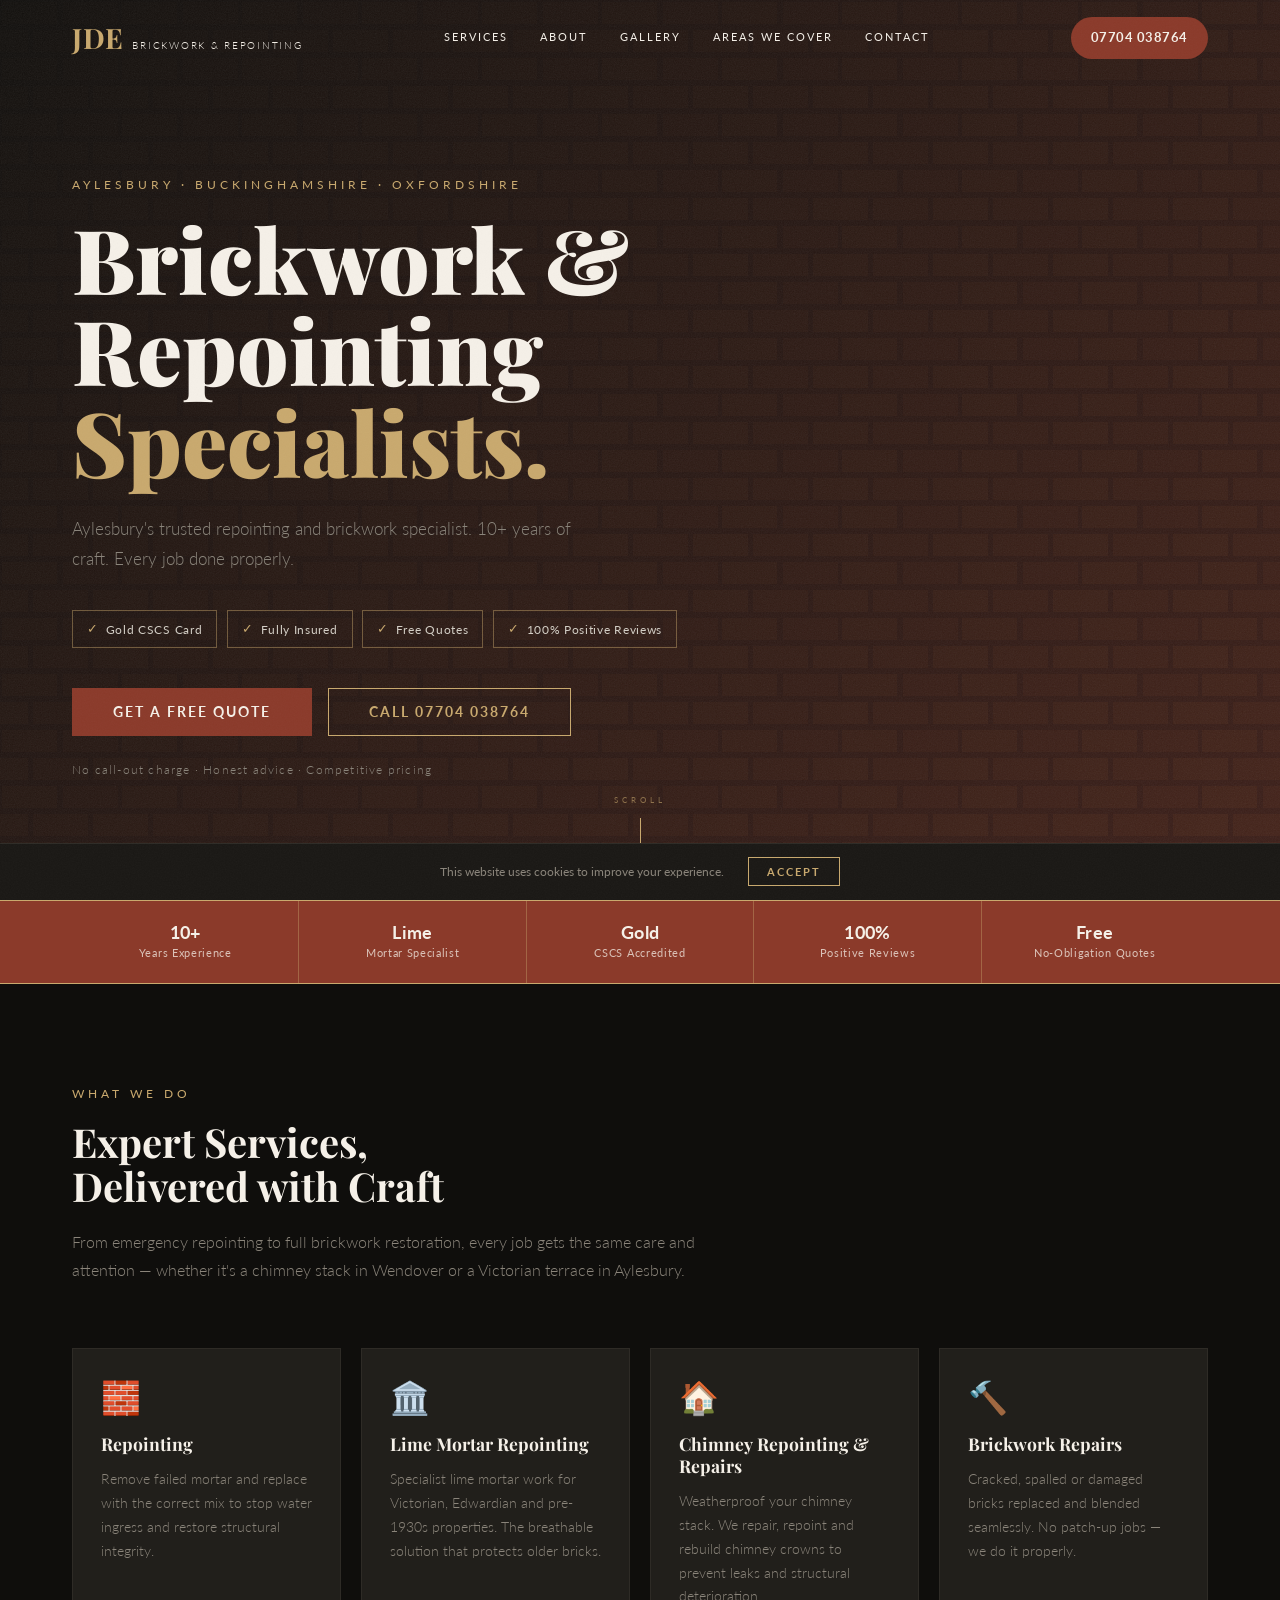
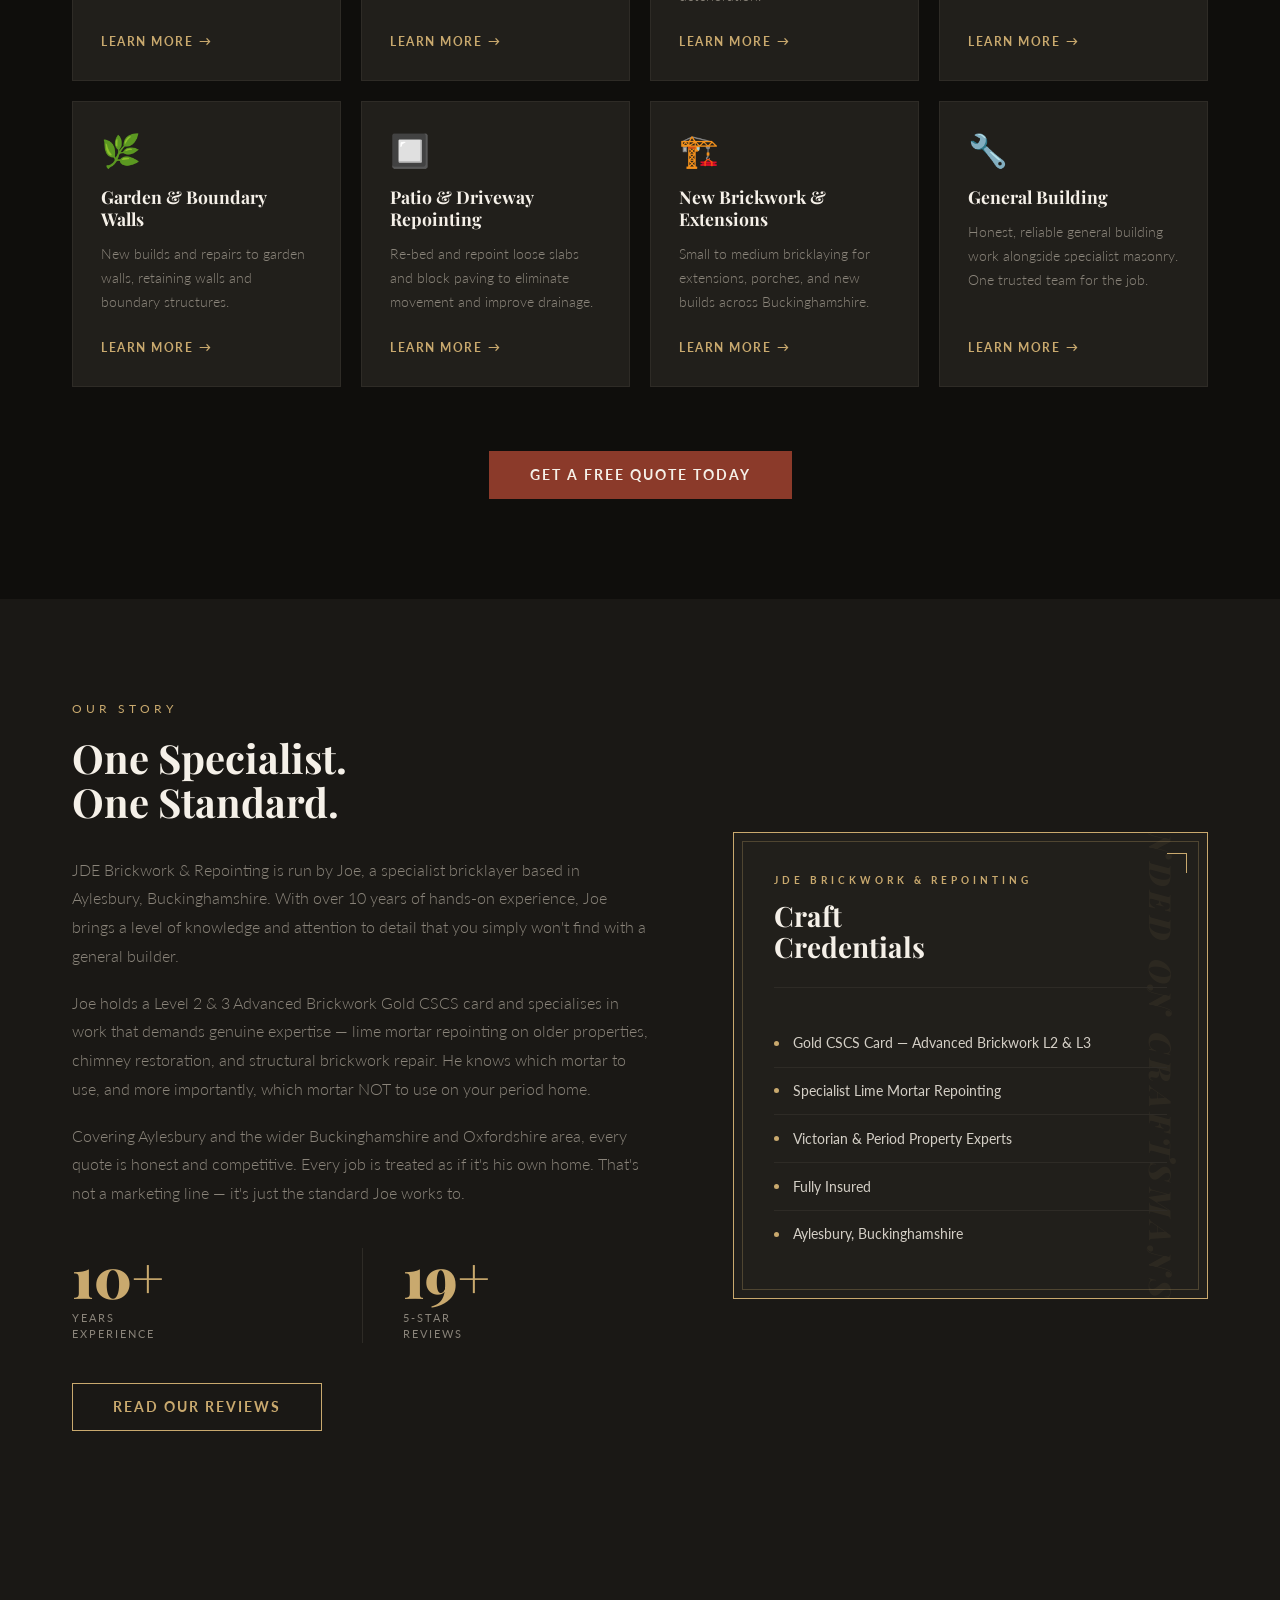
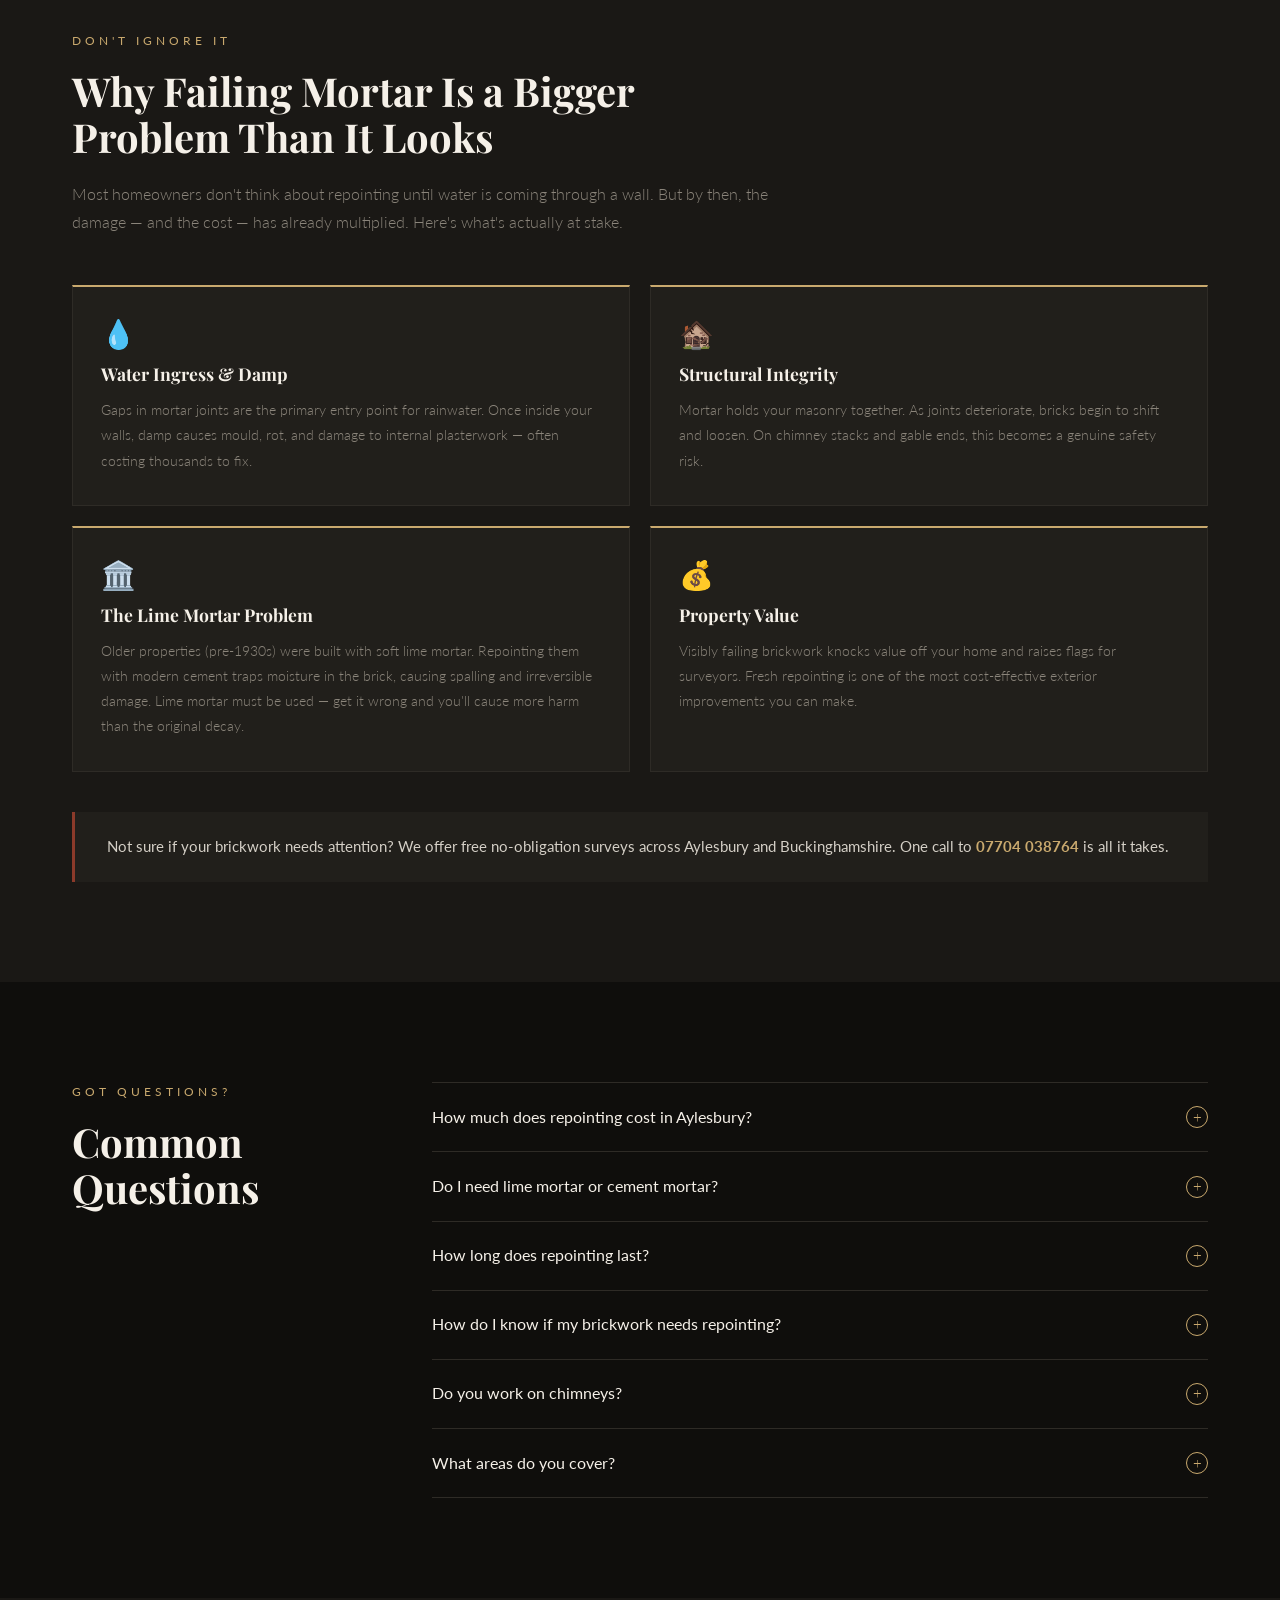
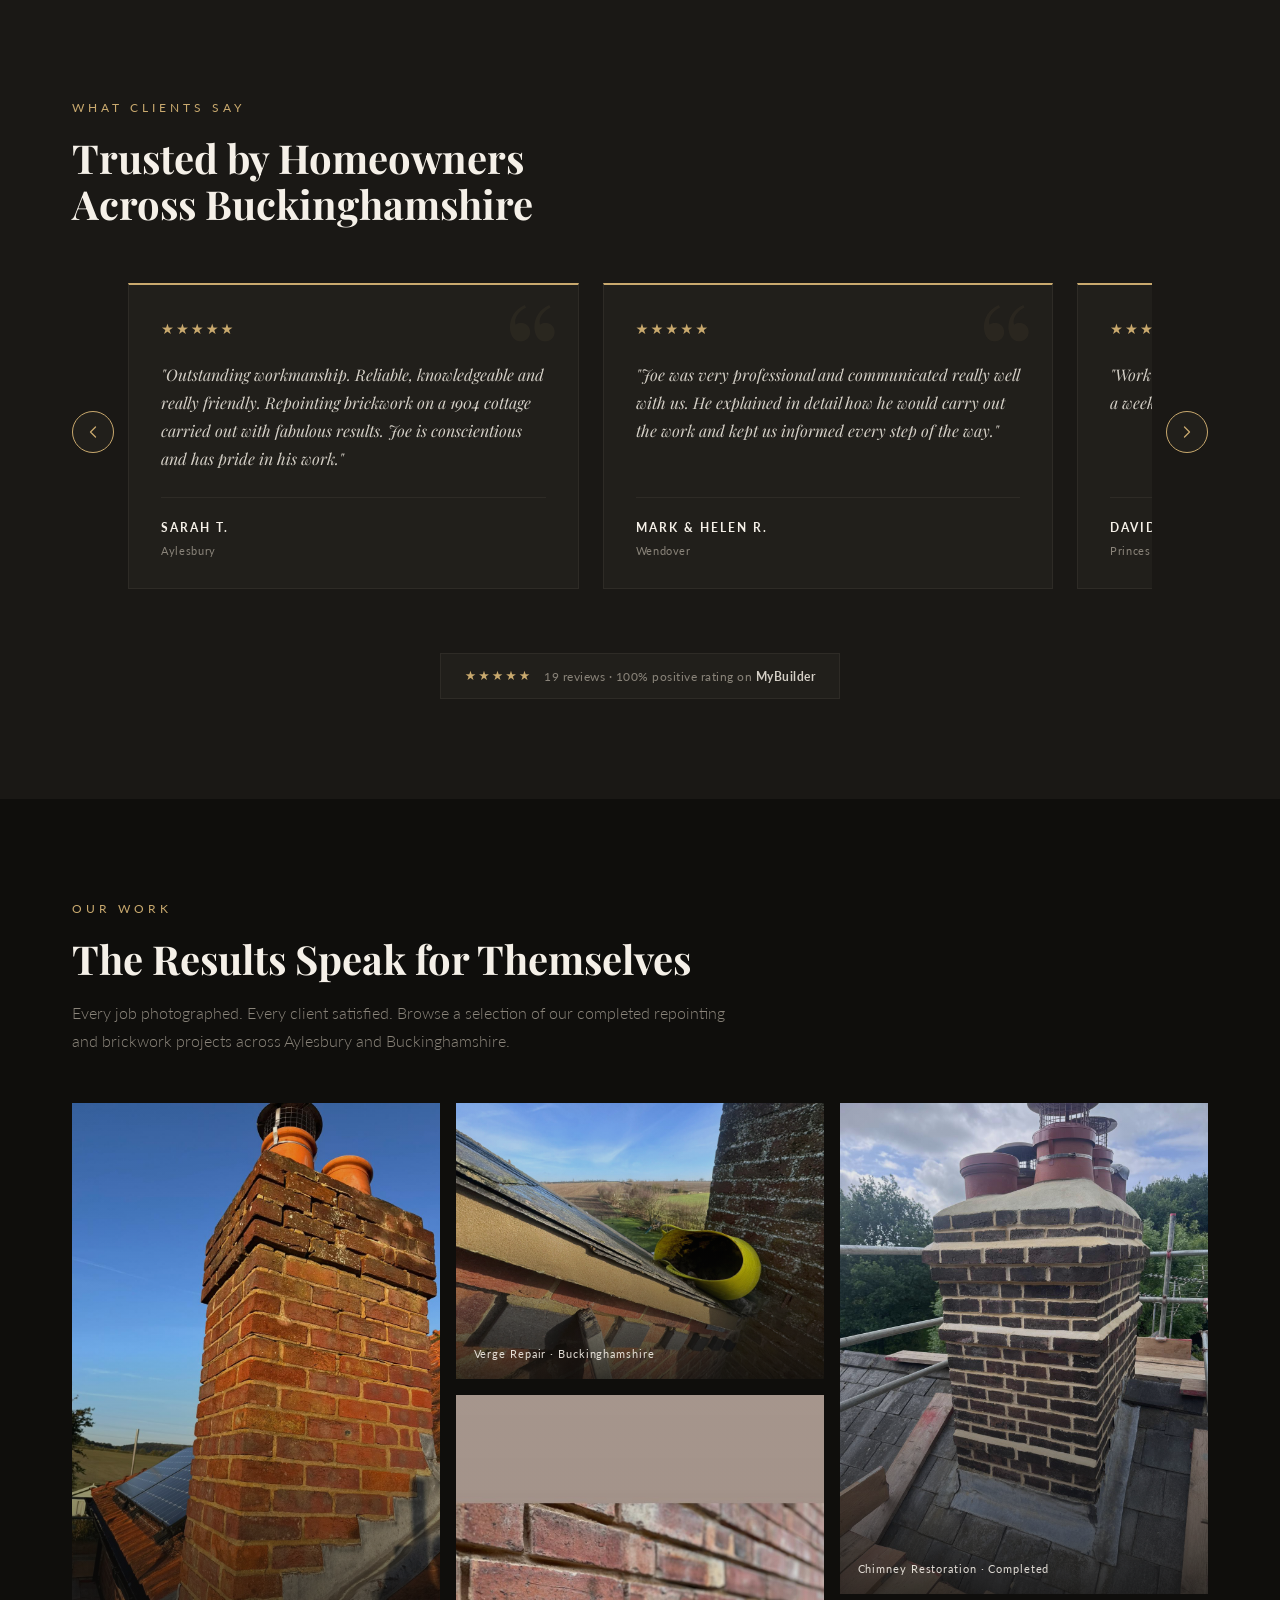
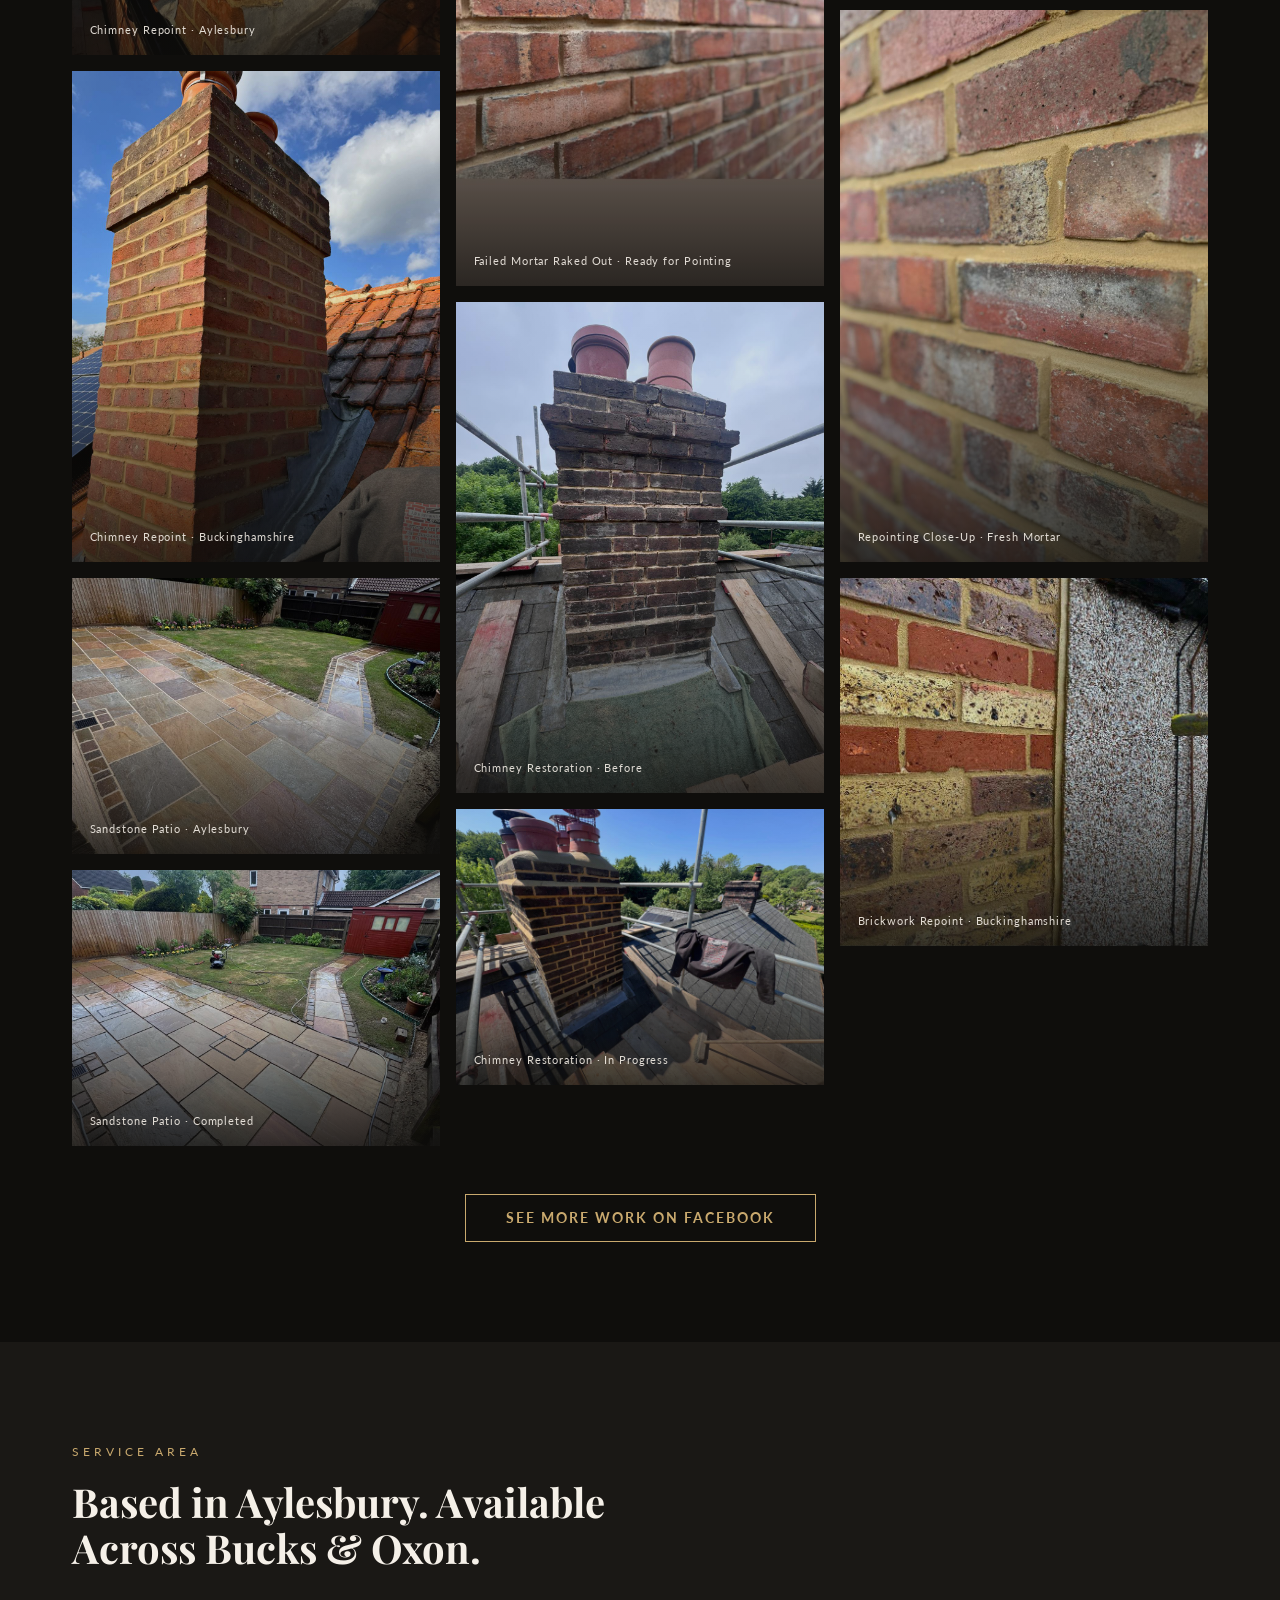
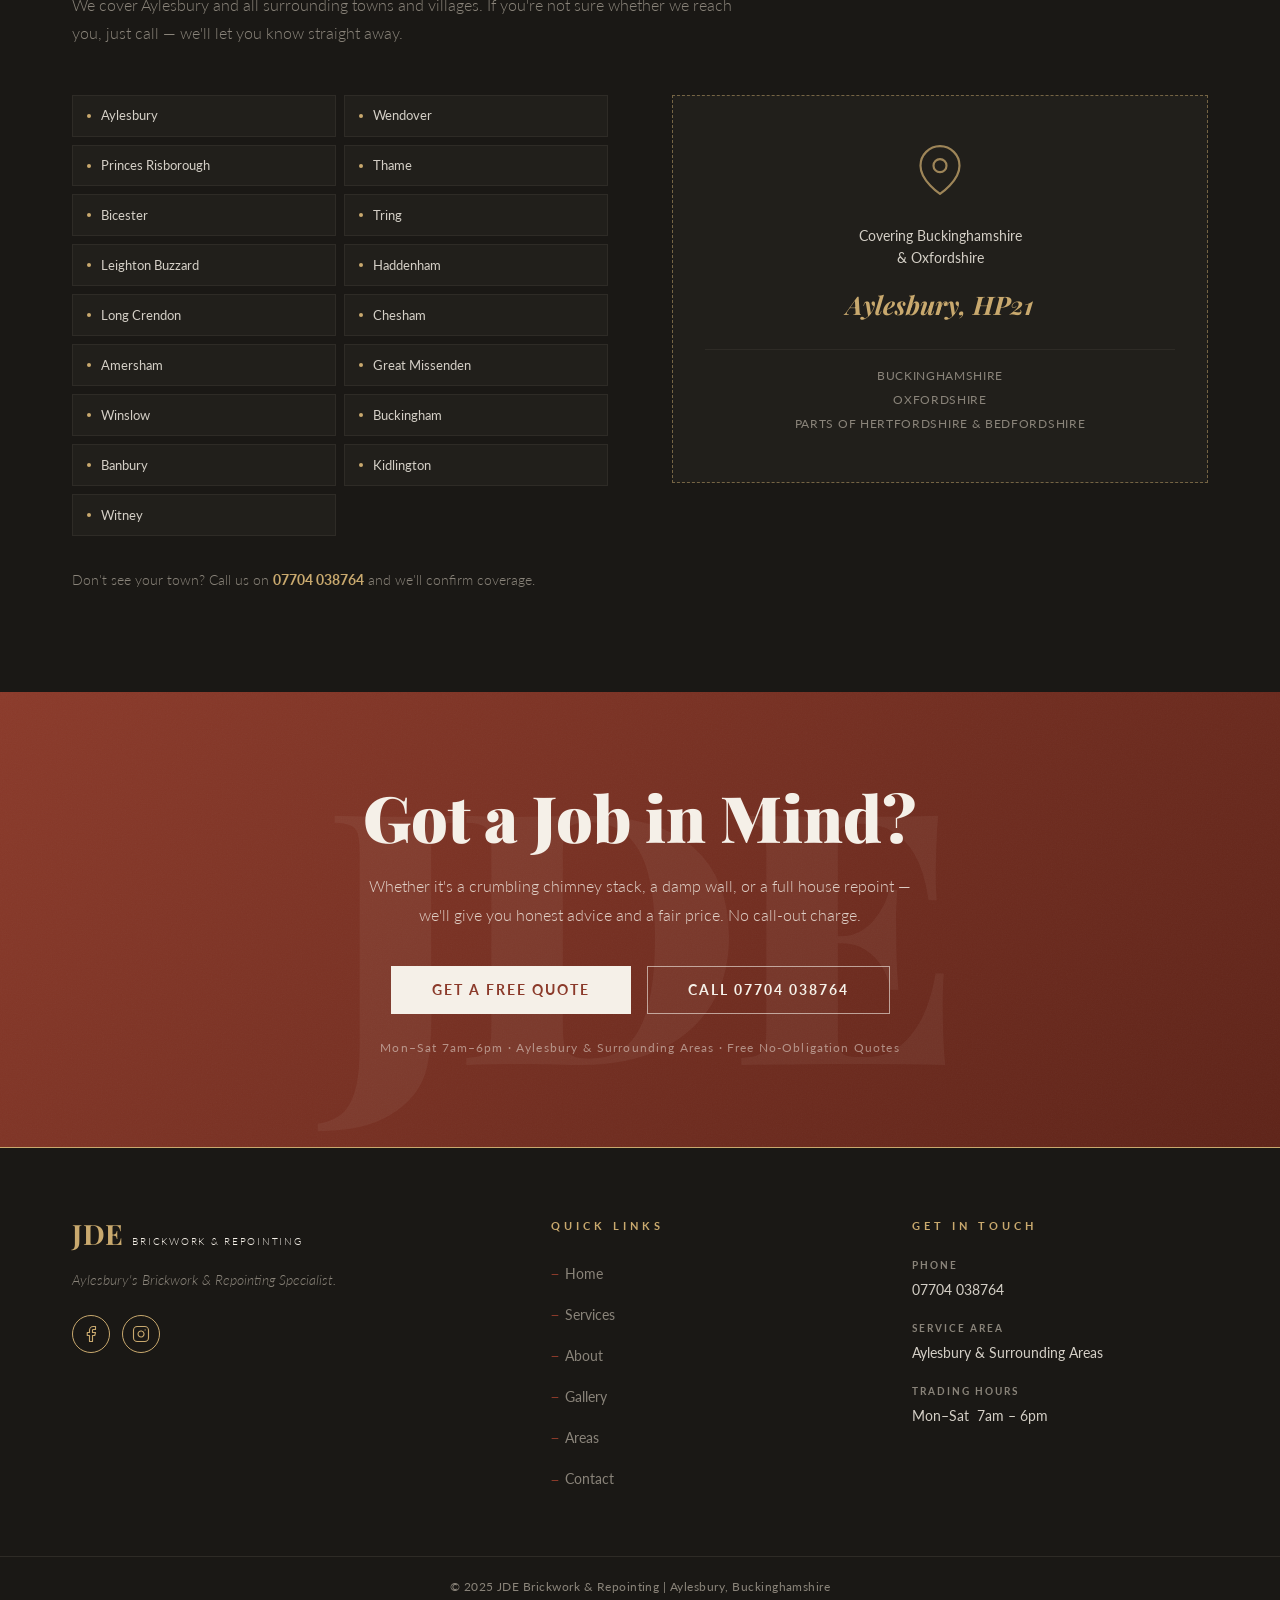
<file: index.html>
<!DOCTYPE html>
<html lang="en">
<head>
  <meta charset="UTF-8">
  <meta name="viewport" content="width=device-width, initial-scale=1.0">

  <title>Repointing &amp; Brickwork Specialists in Aylesbury | JDE Brickwork</title>
  <meta name="description" content="JDE Brickwork &amp; Repointing — Aylesbury's specialist bricklayer with 10+ years experience. Gold CSCS accredited. Free quotes across Buckinghamshire &amp; Oxfordshire. Call 07704 038764.">
  <meta name="keywords" content="repointing Aylesbury, brickwork Aylesbury, chimney repointing Buckinghamshire, lime mortar repointing, bricklayers Aylesbury">
  <meta name="robots" content="index, follow">
  <meta name="author" content="JDE Brickwork &amp; Repointing">

  <!-- Canonical -->
  <link rel="canonical" href="https://www.jdebrickwork.co.uk/">

  <!-- Open Graph -->
  <meta property="og:type" content="website">
  <meta property="og:url" content="https://www.jdebrickwork.co.uk/">
  <meta property="og:title" content="Repointing &amp; Brickwork Specialists in Aylesbury | JDE Brickwork">
  <meta property="og:description" content="JDE Brickwork &amp; Repointing — Aylesbury's specialist bricklayer with 10+ years experience. Gold CSCS accredited. Free quotes across Buckinghamshire &amp; Oxfordshire. Call 07704 038764.">
  <meta property="og:site_name" content="JDE Brickwork &amp; Repointing">
  <meta property="og:locale" content="en_GB">

  <!-- Fonts -->
  <link rel="preconnect" href="https://fonts.googleapis.com">
  <link rel="preconnect" href="https://fonts.gstatic.com" crossorigin>
  <link href="https://fonts.googleapis.com/css2?family=Playfair+Display:wght@400;700;900&family=Lato:wght@300;400;700&display=swap" rel="stylesheet">

  <link rel="stylesheet" href="css/styles.css">
  <link rel="stylesheet" href="css/components.css">
</head>
<body>

  <!-- ===================== NAVIGATION ===================== -->
  <header class="site-nav" id="site-nav">
    <div class="container nav-inner">

      <a href="/" class="nav-logo" aria-label="JDE Brickwork & Repointing — Home">
        <span class="nav-logo__jde">JDE</span>
        <span class="nav-logo__sub">Brickwork &amp; Repointing</span>
      </a>

      <nav class="nav-links" aria-label="Main navigation">
        <a href="#services">Services</a>
        <a href="#about">About</a>
        <a href="#gallery">Gallery</a>
        <a href="#areas">Areas We Cover</a>
        <a href="#contact">Contact</a>
      </nav>

      <a href="tel:07704038764" class="nav-phone">07704 038764</a>

      <button
        class="nav-hamburger"
        id="nav-hamburger"
        aria-label="Toggle menu"
        aria-expanded="false"
        aria-controls="nav-overlay"
      >
        <span></span>
        <span></span>
        <span></span>
      </button>

    </div>
  </header>

  <!-- Mobile full-screen overlay -->
  <div class="nav-overlay" id="nav-overlay" aria-hidden="true">
    <nav class="nav-overlay__links" aria-label="Mobile navigation">
      <a href="#services">Services</a>
      <a href="#about">About</a>
      <a href="#gallery">Gallery</a>
      <a href="#areas">Areas We Cover</a>
      <a href="#contact">Contact</a>
    </nav>
    <a href="tel:07704038764" class="nav-overlay__phone">07704 038764</a>
  </div>

  <!-- ===================== MAIN CONTENT ===================== -->
  <main id="main-content">

    <!-- ===================== HERO ===================== -->
    <section class="hero" id="hero" aria-label="Introduction">

      <div class="hero__grain" aria-hidden="true"></div>

      <div class="container hero__inner">

        <span class="section-label hero__label">Aylesbury &middot; Buckinghamshire &middot; Oxfordshire</span>

        <h1 class="hero__heading">
          <span class="hero__line">Brickwork &amp;</span>
          <span class="hero__line">Repointing</span>
          <span class="hero__line hero__line--gold">Specialists.</span>
        </h1>

        <p class="hero__sub">Aylesbury's trusted repointing and brickwork specialist. 10+ years of craft. Every job done properly.</p>

        <div class="hero__pills" role="list">
          <span class="hero__pill" role="listitem"><span class="hero__check" aria-hidden="true">&#10003;</span> Gold CSCS Card</span>
          <span class="hero__pill" role="listitem"><span class="hero__check" aria-hidden="true">&#10003;</span> Fully Insured</span>
          <span class="hero__pill" role="listitem"><span class="hero__check" aria-hidden="true">&#10003;</span> Free Quotes</span>
          <span class="hero__pill" role="listitem"><span class="hero__check" aria-hidden="true">&#10003;</span> 100% Positive Reviews</span>
        </div>

        <div class="hero__ctas">
          <a href="#contact" class="btn-primary">Get a Free Quote</a>
          <a href="tel:07704038764" class="btn-outline">Call 07704 038764</a>
        </div>

        <p class="hero__small">No call-out charge &middot; Honest advice &middot; Competitive pricing</p>

      </div>

      <div class="hero__scroll-indicator" aria-hidden="true">
        <span class="hero__scroll-label">Scroll</span>
        <div class="hero__scroll-track">
          <div class="hero__scroll-bar"></div>
        </div>
      </div>

    </section>

    <!-- ===================== TRUST BAR ===================== -->
    <div class="trust-bar" aria-label="Trust indicators">
      <div class="trust-bar__inner">

        <div class="trust-bar__item">
          <span class="trust-bar__highlight">10+</span>
          <span class="trust-bar__label">Years Experience</span>
        </div>

        <div class="trust-bar__divider" aria-hidden="true"></div>

        <div class="trust-bar__item">
          <span class="trust-bar__highlight">Lime</span>
          <span class="trust-bar__label">Mortar Specialist</span>
        </div>

        <div class="trust-bar__divider" aria-hidden="true"></div>

        <div class="trust-bar__item">
          <span class="trust-bar__highlight">Gold</span>
          <span class="trust-bar__label">CSCS Accredited</span>
        </div>

        <div class="trust-bar__divider" aria-hidden="true"></div>

        <div class="trust-bar__item">
          <span class="trust-bar__highlight">100%</span>
          <span class="trust-bar__label">Positive Reviews</span>
        </div>

        <div class="trust-bar__divider" aria-hidden="true"></div>

        <div class="trust-bar__item">
          <span class="trust-bar__highlight">Free</span>
          <span class="trust-bar__label">No-Obligation Quotes</span>
        </div>

      </div>
    </div>

    <!-- ===================== SERVICES ===================== -->
    <section class="services section-padding" id="services" aria-labelledby="services-heading">
      <div class="container">

        <div class="services__header">
          <span class="section-label">What We Do</span>
          <h2 id="services-heading">Expert Services,<br>Delivered with Craft</h2>
          <p class="services__intro">From emergency repointing to full brickwork restoration, every job gets the same care and attention — whether it's a chimney stack in Wendover or a Victorian terrace in Aylesbury.</p>
        </div>

        <div class="services__grid">

          <article class="service-card">
            <span class="service-card__icon" aria-hidden="true">🧱</span>
            <h3 class="service-card__title">Repointing</h3>
            <p class="service-card__desc">Remove failed mortar and replace with the correct mix to stop water ingress and restore structural integrity.</p>
            <a href="#contact" class="service-card__link">Learn More <span aria-hidden="true">→</span></a>
          </article>

          <article class="service-card">
            <span class="service-card__icon" aria-hidden="true">🏛️</span>
            <h3 class="service-card__title">Lime Mortar Repointing</h3>
            <p class="service-card__desc">Specialist lime mortar work for Victorian, Edwardian and pre-1930s properties. The breathable solution that protects older bricks.</p>
            <a href="#contact" class="service-card__link">Learn More <span aria-hidden="true">→</span></a>
          </article>

          <article class="service-card">
            <span class="service-card__icon" aria-hidden="true">🏠</span>
            <h3 class="service-card__title">Chimney Repointing &amp; Repairs</h3>
            <p class="service-card__desc">Weatherproof your chimney stack. We repair, repoint and rebuild chimney crowns to prevent leaks and structural deterioration.</p>
            <a href="#contact" class="service-card__link">Learn More <span aria-hidden="true">→</span></a>
          </article>

          <article class="service-card">
            <span class="service-card__icon" aria-hidden="true">🔨</span>
            <h3 class="service-card__title">Brickwork Repairs</h3>
            <p class="service-card__desc">Cracked, spalled or damaged bricks replaced and blended seamlessly. No patch-up jobs — we do it properly.</p>
            <a href="#contact" class="service-card__link">Learn More <span aria-hidden="true">→</span></a>
          </article>

          <article class="service-card">
            <span class="service-card__icon" aria-hidden="true">🌿</span>
            <h3 class="service-card__title">Garden &amp; Boundary Walls</h3>
            <p class="service-card__desc">New builds and repairs to garden walls, retaining walls and boundary structures.</p>
            <a href="#contact" class="service-card__link">Learn More <span aria-hidden="true">→</span></a>
          </article>

          <article class="service-card">
            <span class="service-card__icon" aria-hidden="true">🔲</span>
            <h3 class="service-card__title">Patio &amp; Driveway Repointing</h3>
            <p class="service-card__desc">Re-bed and repoint loose slabs and block paving to eliminate movement and improve drainage.</p>
            <a href="#contact" class="service-card__link">Learn More <span aria-hidden="true">→</span></a>
          </article>

          <article class="service-card">
            <span class="service-card__icon" aria-hidden="true">🏗️</span>
            <h3 class="service-card__title">New Brickwork &amp; Extensions</h3>
            <p class="service-card__desc">Small to medium bricklaying for extensions, porches, and new builds across Buckinghamshire.</p>
            <a href="#contact" class="service-card__link">Learn More <span aria-hidden="true">→</span></a>
          </article>

          <article class="service-card">
            <span class="service-card__icon" aria-hidden="true">🔧</span>
            <h3 class="service-card__title">General Building</h3>
            <p class="service-card__desc">Honest, reliable general building work alongside specialist masonry. One trusted team for the job.</p>
            <a href="#contact" class="service-card__link">Learn More <span aria-hidden="true">→</span></a>
          </article>

        </div>

        <div class="services__cta">
          <a href="#contact" class="btn-primary">Get a Free Quote Today</a>
        </div>

      </div>
    </section>

    <!-- ===================== ABOUT ===================== -->
    <section class="about section-padding" id="about" aria-labelledby="about-heading">
      <div class="container about__grid">

        <!-- Left: Text -->
        <div class="about__text">
          <span class="section-label">Our Story</span>
          <h2 id="about-heading">One Specialist.<br>One Standard.</h2>

          <div class="about__copy">
            <p>JDE Brickwork &amp; Repointing is run by Joe, a specialist bricklayer based in Aylesbury, Buckinghamshire. With over 10 years of hands-on experience, Joe brings a level of knowledge and attention to detail that you simply won't find with a general builder.</p>
            <p>Joe holds a Level 2 &amp; 3 Advanced Brickwork Gold CSCS card and specialises in work that demands genuine expertise — lime mortar repointing on older properties, chimney restoration, and structural brickwork repair. He knows which mortar to use, and more importantly, which mortar NOT to use on your period home.</p>
            <p>Covering Aylesbury and the wider Buckinghamshire and Oxfordshire area, every quote is honest and competitive. Every job is treated as if it's his own home. That's not a marketing line — it's just the standard Joe works to.</p>
          </div>

          <div class="about__stats" role="list">
            <div class="about__stat" role="listitem">
              <span class="about__stat-number">10+</span>
              <span class="about__stat-label">Years<br>Experience</span>
            </div>
            <div class="about__stat" role="listitem">
              <span class="about__stat-number">19+</span>
              <span class="about__stat-label">5-Star<br>Reviews</span>
            </div>
          </div>

          <a href="#testimonials" class="btn-outline">Read Our Reviews</a>
        </div>

        <!-- Right: Credential card -->
        <div class="about__visual" aria-hidden="true">
          <div class="credential-card">

            <div class="credential-card__watermark">Founded on Craftsmanship</div>

            <div class="credential-card__body">
              <p class="credential-card__eyebrow">JDE Brickwork &amp; Repointing</p>
              <h3 class="credential-card__title">Craft<br>Credentials</h3>

              <ul class="credential-card__list">
                <li>
                  <span class="credential-card__dot"></span>
                  <span>Gold CSCS Card — Advanced Brickwork L2 &amp; L3</span>
                </li>
                <li>
                  <span class="credential-card__dot"></span>
                  <span>Specialist Lime Mortar Repointing</span>
                </li>
                <li>
                  <span class="credential-card__dot"></span>
                  <span>Victorian &amp; Period Property Experts</span>
                </li>
                <li>
                  <span class="credential-card__dot"></span>
                  <span>Fully Insured</span>
                </li>
                <li>
                  <span class="credential-card__dot"></span>
                  <span>Aylesbury, Buckinghamshire</span>
                </li>
              </ul>
            </div>

          </div>
        </div>

      </div>
    </section>

    <!-- ===================== WHY REPOINTING MATTERS ===================== -->
    <section class="why-repoint section-padding" id="why-repointing" aria-labelledby="why-heading">
      <div class="container">

        <div class="why-repoint__header">
          <span class="section-label">Don't Ignore It</span>
          <h2 id="why-heading">Why Failing Mortar Is a Bigger Problem Than It Looks</h2>
          <p class="why-repoint__intro">Most homeowners don't think about repointing until water is coming through a wall. But by then, the damage — and the cost — has already multiplied. Here's what's actually at stake.</p>
        </div>

        <div class="why-repoint__grid">

          <article class="problem-card">
            <span class="problem-card__icon" aria-hidden="true">💧</span>
            <h3 class="problem-card__title">Water Ingress &amp; Damp</h3>
            <p class="problem-card__body">Gaps in mortar joints are the primary entry point for rainwater. Once inside your walls, damp causes mould, rot, and damage to internal plasterwork — often costing thousands to fix.</p>
          </article>

          <article class="problem-card">
            <span class="problem-card__icon" aria-hidden="true">🏚️</span>
            <h3 class="problem-card__title">Structural Integrity</h3>
            <p class="problem-card__body">Mortar holds your masonry together. As joints deteriorate, bricks begin to shift and loosen. On chimney stacks and gable ends, this becomes a genuine safety risk.</p>
          </article>

          <article class="problem-card">
            <span class="problem-card__icon" aria-hidden="true">🏛️</span>
            <h3 class="problem-card__title">The Lime Mortar Problem</h3>
            <p class="problem-card__body">Older properties (pre-1930s) were built with soft lime mortar. Repointing them with modern cement traps moisture in the brick, causing spalling and irreversible damage. Lime mortar must be used — get it wrong and you'll cause more harm than the original decay.</p>
          </article>

          <article class="problem-card">
            <span class="problem-card__icon" aria-hidden="true">💰</span>
            <h3 class="problem-card__title">Property Value</h3>
            <p class="problem-card__body">Visibly failing brickwork knocks value off your home and raises flags for surveyors. Fresh repointing is one of the most cost-effective exterior improvements you can make.</p>
          </article>

        </div>

        <aside class="why-repoint__infobox" role="note" aria-label="Free survey offer">
          <p>Not sure if your brickwork needs attention? We offer free no-obligation surveys across Aylesbury and Buckinghamshire. One call to <a href="tel:07704038764">07704 038764</a> is all it takes.</p>
        </aside>

      </div>
    </section>

    <!-- ===================== FAQ ===================== -->
    <section class="faq section-padding" id="faq" aria-labelledby="faq-heading">
      <div class="container faq__inner">

        <div class="faq__header">
          <span class="section-label">Got Questions?</span>
          <h2 id="faq-heading">Common Questions</h2>
        </div>

        <div class="faq__list">

          <div class="faq__item">
            <h3 class="faq__question-wrap">
              <button class="faq__question" aria-expanded="false" aria-controls="faq-answer-1">
                <span>How much does repointing cost in Aylesbury?</span>
                <span class="faq__icon" aria-hidden="true">+</span>
              </button>
            </h3>
            <div class="faq__answer" id="faq-answer-1" role="region">
              <div class="faq__answer-inner">
                <p>Repointing is typically priced per square metre. Costs vary depending on the size of the area, access requirements (scaffolding), and the type of mortar needed. Most residential jobs in the Aylesbury area range from £500–£2,500. We provide free, detailed written quotes — call us on <a href="tel:07704038764">07704 038764</a>.</p>
              </div>
            </div>
          </div>

          <div class="faq__item">
            <h3 class="faq__question-wrap">
              <button class="faq__question" aria-expanded="false" aria-controls="faq-answer-2">
                <span>Do I need lime mortar or cement mortar?</span>
                <span class="faq__icon" aria-hidden="true">+</span>
              </button>
            </h3>
            <div class="faq__answer" id="faq-answer-2" role="region">
              <div class="faq__answer-inner">
                <p>If your property was built before 1930, you almost certainly need lime mortar. Using modern cement on older brickwork traps moisture inside the wall, causing bricks to crack and spall. We'll assess your property and advise the correct mix — it's one of the most important decisions in any repointing job.</p>
              </div>
            </div>
          </div>

          <div class="faq__item">
            <h3 class="faq__question-wrap">
              <button class="faq__question" aria-expanded="false" aria-controls="faq-answer-3">
                <span>How long does repointing last?</span>
                <span class="faq__icon" aria-hidden="true">+</span>
              </button>
            </h3>
            <div class="faq__answer" id="faq-answer-3" role="region">
              <div class="faq__answer-inner">
                <p>When done correctly with the right mortar mix, repointing typically lasts 20–30 years or more. Poor work or wrong materials can fail within a few years — which is why choosing a specialist with the right qualifications matters.</p>
              </div>
            </div>
          </div>

          <div class="faq__item">
            <h3 class="faq__question-wrap">
              <button class="faq__question" aria-expanded="false" aria-controls="faq-answer-4">
                <span>How do I know if my brickwork needs repointing?</span>
                <span class="faq__icon" aria-hidden="true">+</span>
              </button>
            </h3>
            <div class="faq__answer" id="faq-answer-4" role="region">
              <div class="faq__answer-inner">
                <p>Common signs include: crumbling or recessed mortar joints you can pick out with a key, visible cracks in mortar lines, damp patches on internal walls, or loose and wobbly bricks. If in doubt, we offer free surveys.</p>
              </div>
            </div>
          </div>

          <div class="faq__item">
            <h3 class="faq__question-wrap">
              <button class="faq__question" aria-expanded="false" aria-controls="faq-answer-5">
                <span>Do you work on chimneys?</span>
                <span class="faq__icon" aria-hidden="true">+</span>
              </button>
            </h3>
            <div class="faq__answer" id="faq-answer-5" role="region">
              <div class="faq__answer-inner">
                <p>Yes. Chimney repointing is one of our specialist services. We repair and repoint chimney stacks, replace chimney crowns, and carry out lead flashing repairs. We can arrange scaffolding or MEWP access where required.</p>
              </div>
            </div>
          </div>

          <div class="faq__item">
            <h3 class="faq__question-wrap">
              <button class="faq__question" aria-expanded="false" aria-controls="faq-answer-6">
                <span>What areas do you cover?</span>
                <span class="faq__icon" aria-hidden="true">+</span>
              </button>
            </h3>
            <div class="faq__answer" id="faq-answer-6" role="region">
              <div class="faq__answer-inner">
                <p>We're based in Aylesbury and cover all of Buckinghamshire and Oxfordshire including Wendover, Princes Risborough, Thame, Bicester, Tring, Leighton Buzzard, and surrounding villages.</p>
              </div>
            </div>
          </div>

        </div>

      </div>
    </section>

    <!-- ===================== TESTIMONIALS ===================== -->
    <section class="testimonials section-padding" id="testimonials" aria-labelledby="testimonials-heading">
      <div class="container">

        <div class="testimonials__header">
          <span class="section-label">What Clients Say</span>
          <h2 id="testimonials-heading">Trusted by Homeowners Across Buckinghamshire</h2>
        </div>

        <div class="testimonials__carousel-wrap">

          <button class="testimonials__arrow testimonials__arrow--prev" id="testimonials-prev" aria-label="Previous testimonial">
            <svg xmlns="http://www.w3.org/2000/svg" width="20" height="20" viewBox="0 0 24 24" fill="none" stroke="currentColor" stroke-width="1.5" stroke-linecap="round" stroke-linejoin="round" aria-hidden="true"><polyline points="15 18 9 12 15 6"/></svg>
          </button>

          <div class="testimonials__track" id="testimonials-track" role="region" aria-label="Customer testimonials">

            <article class="testimonial-card">
              <div class="testimonial-card__stars" aria-label="5 stars">★★★★★</div>
              <blockquote class="testimonial-card__quote">
                <p>"Outstanding workmanship. Reliable, knowledgeable and really friendly. Repointing brickwork on a 1904 cottage carried out with fabulous results. Joe is conscientious and has pride in his work."</p>
              </blockquote>
              <footer class="testimonial-card__footer">
                <span class="testimonial-card__name">Sarah T.</span>
                <span class="testimonial-card__location">Aylesbury</span>
              </footer>
            </article>

            <article class="testimonial-card">
              <div class="testimonial-card__stars" aria-label="5 stars">★★★★★</div>
              <blockquote class="testimonial-card__quote">
                <p>"Joe was very professional and communicated really well with us. He explained in detail how he would carry out the work and kept us informed every step of the way."</p>
              </blockquote>
              <footer class="testimonial-card__footer">
                <span class="testimonial-card__name">Mark &amp; Helen R.</span>
                <span class="testimonial-card__location">Wendover</span>
              </footer>
            </article>

            <article class="testimonial-card">
              <div class="testimonial-card__stars" aria-label="5 stars">★★★★★</div>
              <blockquote class="testimonial-card__quote">
                <p>"Work was completed to a high standard over a period of a week. Would recommend JDE for pointing work."</p>
              </blockquote>
              <footer class="testimonial-card__footer">
                <span class="testimonial-card__name">David K.</span>
                <span class="testimonial-card__location">Princes Risborough</span>
              </footer>
            </article>

            <article class="testimonial-card">
              <div class="testimonial-card__stars" aria-label="5 stars">★★★★★</div>
              <blockquote class="testimonial-card__quote">
                <p>"Joe saved me money by knowing exactly what was needed and did it. His workmanship was excellent, tidy and efficient — he left things neat. I'd definitely use him again."</p>
              </blockquote>
              <footer class="testimonial-card__footer">
                <span class="testimonial-card__name">Sylvia</span>
                <span class="testimonial-card__location">Aylesbury</span>
              </footer>
            </article>

            <article class="testimonial-card">
              <div class="testimonial-card__stars" aria-label="5 stars">★★★★★</div>
              <blockquote class="testimonial-card__quote">
                <p>"Attentive, skilful and quick! Really pleased with the results. Would not hesitate to recommend JDE to anyone needing brickwork or repointing."</p>
              </blockquote>
              <footer class="testimonial-card__footer">
                <span class="testimonial-card__name">James P.</span>
                <span class="testimonial-card__location">Thame</span>
              </footer>
            </article>

          </div>

          <button class="testimonials__arrow testimonials__arrow--next" id="testimonials-next" aria-label="Next testimonial">
            <svg xmlns="http://www.w3.org/2000/svg" width="20" height="20" viewBox="0 0 24 24" fill="none" stroke="currentColor" stroke-width="1.5" stroke-linecap="round" stroke-linejoin="round" aria-hidden="true"><polyline points="9 18 15 12 9 6"/></svg>
          </button>

        </div>

        <div class="testimonials__footer">
          <div class="mybuilder-badge">
            <span class="mybuilder-badge__stars" aria-hidden="true">★★★★★</span>
            <span class="mybuilder-badge__text">19 reviews &middot; 100% positive rating on <strong>MyBuilder</strong></span>
          </div>
        </div>

      </div>
    </section>

    <!-- ===================== GALLERY ===================== -->
    <section class="gallery section-padding" id="gallery" aria-labelledby="gallery-heading">
      <div class="container">

        <div class="gallery__header">
          <span class="section-label">Our Work</span>
          <h2 id="gallery-heading">The Results Speak for Themselves</h2>
          <p class="gallery__intro">Every job photographed. Every client satisfied. Browse a selection of our completed repointing and brickwork projects across Aylesbury and Buckinghamshire.</p>
        </div>

        <div class="gallery__grid" role="list">

          <div class="gallery-item" role="listitem">
            <img class="gallery-item__media gallery-item__media--1" src="images/chimney%20repoint.jpg" alt="Completed chimney repoint, Aylesbury" loading="lazy">
            <div class="gallery-item__overlay">
              <span class="gallery-item__label">Chimney Repoint · Aylesbury</span>
            </div>
          </div>

          <div class="gallery-item" role="listitem">
            <img class="gallery-item__media gallery-item__media--2" src="images/chimney%20repoint%202.jpg" alt="Chimney repoint completed, Buckinghamshire" loading="lazy">
            <div class="gallery-item__overlay">
              <span class="gallery-item__label">Chimney Repoint · Buckinghamshire</span>
            </div>
          </div>

          <div class="gallery-item" role="listitem">
            <img class="gallery-item__media gallery-item__media--3" src="images/patio%20repoint.jpg" alt="Sandstone patio laying, Aylesbury" loading="lazy">
            <div class="gallery-item__overlay">
              <span class="gallery-item__label">Sandstone Patio · Aylesbury</span>
            </div>
          </div>

          <div class="gallery-item" role="listitem">
            <img class="gallery-item__media gallery-item__media--4" src="images/patio%20repoint2.jpg" alt="Completed sandstone patio, Aylesbury" loading="lazy">
            <div class="gallery-item__overlay">
              <span class="gallery-item__label">Sandstone Patio · Completed</span>
            </div>
          </div>

          <div class="gallery-item" role="listitem">
            <img class="gallery-item__media gallery-item__media--5" src="images/verge.jpg" alt="Verge repair, Buckinghamshire" loading="lazy">
            <div class="gallery-item__overlay">
              <span class="gallery-item__label">Verge Repair · Buckinghamshire</span>
            </div>
          </div>

          <div class="gallery-item" role="listitem">
            <img class="gallery-item__media gallery-item__media--6" src="images/PHOTO-2026-05-21-07-21-36.jpg" alt="Failed mortar joints requiring repointing" loading="lazy">
            <div class="gallery-item__overlay">
              <span class="gallery-item__label">Failed Mortar Raked Out · Ready for Pointing</span>
            </div>
          </div>

          <div class="gallery-item" role="listitem">
            <img class="gallery-item__media gallery-item__media--7" src="images/PHOTO-2026-05-21-07-24-52.jpg" alt="Chimney before repointing, on scaffolding" loading="lazy">
            <div class="gallery-item__overlay">
              <span class="gallery-item__label">Chimney Restoration · Before</span>
            </div>
          </div>

          <div class="gallery-item" role="listitem">
            <img class="gallery-item__media gallery-item__media--8" src="images/PHOTO-2026-05-21-07-24-51.jpg" alt="Chimney repointing in progress on scaffolding" loading="lazy">
            <div class="gallery-item__overlay">
              <span class="gallery-item__label">Chimney Restoration · In Progress</span>
            </div>
          </div>

          <div class="gallery-item" role="listitem">
            <img class="gallery-item__media gallery-item__media--9" src="images/PHOTO-2026-05-21-07-24-50.jpg" alt="Chimney repoint completed, scaffolding" loading="lazy">
            <div class="gallery-item__overlay">
              <span class="gallery-item__label">Chimney Restoration · Completed</span>
            </div>
          </div>

          <div class="gallery-item" role="listitem">
            <img class="gallery-item__media gallery-item__media--10" src="images/8079e7d1-a607-43f1-b062-17af2677b2e8.jpg" alt="Close-up of fresh repointing with buff mortar" loading="lazy">
            <div class="gallery-item__overlay">
              <span class="gallery-item__label">Repointing Close-Up · Fresh Mortar</span>
            </div>
          </div>

          <div class="gallery-item" role="listitem">
            <img class="gallery-item__media gallery-item__media--11" src="images/f1c67624-25dd-4f64-8625-4b3731c98434.jpg" alt="Brickwork repointing, Buckinghamshire" loading="lazy">
            <div class="gallery-item__overlay">
              <span class="gallery-item__label">Brickwork Repoint · Buckinghamshire</span>
            </div>
          </div>

        </div>

        <div class="gallery__cta">
          <a href="#" class="btn-outline">See More Work on Facebook</a>
        </div>

      </div>
    </section>

    <!-- ===================== AREAS WE COVER ===================== -->
    <section class="areas section-padding" id="areas" aria-labelledby="areas-heading">
      <div class="container">

        <div class="areas__header">
          <span class="section-label">Service Area</span>
          <h2 id="areas-heading">Based in Aylesbury. Available Across Bucks &amp; Oxon.</h2>
          <p class="areas__intro">We cover Aylesbury and all surrounding towns and villages. If you're not sure whether we reach you, just call — we'll let you know straight away.</p>
        </div>

        <div class="areas__grid">

          <!-- Location list with schema markup -->
          <div class="areas__list-col">
            <div itemscope itemtype="https://schema.org/LocalBusiness">
              <meta itemprop="name" content="JDE Brickwork &amp; Repointing">
              <meta itemprop="address" content="Aylesbury, Buckinghamshire">
              <ul class="areas__locations" aria-label="Areas we cover">
                <li class="area-pill" itemprop="areaServed"><span class="area-pill__dot" aria-hidden="true"></span>Aylesbury</li>
                <li class="area-pill" itemprop="areaServed"><span class="area-pill__dot" aria-hidden="true"></span>Wendover</li>
                <li class="area-pill" itemprop="areaServed"><span class="area-pill__dot" aria-hidden="true"></span>Princes Risborough</li>
                <li class="area-pill" itemprop="areaServed"><span class="area-pill__dot" aria-hidden="true"></span>Thame</li>
                <li class="area-pill" itemprop="areaServed"><span class="area-pill__dot" aria-hidden="true"></span>Bicester</li>
                <li class="area-pill" itemprop="areaServed"><span class="area-pill__dot" aria-hidden="true"></span>Tring</li>
                <li class="area-pill" itemprop="areaServed"><span class="area-pill__dot" aria-hidden="true"></span>Leighton Buzzard</li>
                <li class="area-pill" itemprop="areaServed"><span class="area-pill__dot" aria-hidden="true"></span>Haddenham</li>
                <li class="area-pill" itemprop="areaServed"><span class="area-pill__dot" aria-hidden="true"></span>Long Crendon</li>
                <li class="area-pill" itemprop="areaServed"><span class="area-pill__dot" aria-hidden="true"></span>Chesham</li>
                <li class="area-pill" itemprop="areaServed"><span class="area-pill__dot" aria-hidden="true"></span>Amersham</li>
                <li class="area-pill" itemprop="areaServed"><span class="area-pill__dot" aria-hidden="true"></span>Great Missenden</li>
                <li class="area-pill" itemprop="areaServed"><span class="area-pill__dot" aria-hidden="true"></span>Winslow</li>
                <li class="area-pill" itemprop="areaServed"><span class="area-pill__dot" aria-hidden="true"></span>Buckingham</li>
                <li class="area-pill" itemprop="areaServed"><span class="area-pill__dot" aria-hidden="true"></span>Banbury</li>
                <li class="area-pill" itemprop="areaServed"><span class="area-pill__dot" aria-hidden="true"></span>Kidlington</li>
                <li class="area-pill" itemprop="areaServed"><span class="area-pill__dot" aria-hidden="true"></span>Witney</li>
              </ul>
            </div>
          </div>

          <!-- Map placeholder — replace with Google Map iframe when ready -->
          <div class="areas__map-col">
            <div class="map-card">
              <div class="map-card__pin" aria-hidden="true">
                <svg xmlns="http://www.w3.org/2000/svg" width="52" height="52" viewBox="0 0 24 24" fill="none" stroke="currentColor" stroke-width="1" stroke-linecap="round" stroke-linejoin="round" aria-hidden="true">
                  <path d="M21 10c0 7-9 13-9 13s-9-6-9-13a9 9 0 0 1 18 0z"/>
                  <circle cx="12" cy="10" r="3"/>
                </svg>
              </div>
              <p class="map-card__region">Covering Buckinghamshire<br>&amp; Oxfordshire</p>
              <p class="map-card__base">Aylesbury, HP21</p>
              <ul class="map-card__counties">
                <li>Buckinghamshire</li>
                <li>Oxfordshire</li>
                <li>Parts of Hertfordshire &amp; Bedfordshire</li>
              </ul>
            </div>
          </div>

        </div>

        <p class="areas__note">Don't see your town? Call us on <a href="tel:07704038764">07704 038764</a> and we'll confirm coverage.</p>

      </div>
    </section>

    <!-- ===================== CTA BANNER ===================== -->
    <section class="cta-banner" id="contact" aria-labelledby="cta-heading">

      <div class="cta-banner__watermark" aria-hidden="true">JDE</div>

      <div class="container cta-banner__inner">
        <h2 id="cta-heading" class="cta-banner__heading">Got a Job in Mind?</h2>
        <p class="cta-banner__sub">Whether it's a crumbling chimney stack, a damp wall, or a full house repoint — we'll give you honest advice and a fair price. No call-out charge.</p>
        <div class="cta-banner__buttons">
          <a href="tel:07704038764" class="btn-primary">Get a Free Quote</a>
          <a href="tel:07704038764" class="btn-outline">Call 07704 038764</a>
        </div>
        <p class="cta-banner__note">Mon–Sat 7am–6pm &middot; Aylesbury &amp; Surrounding Areas &middot; Free No-Obligation Quotes</p>
      </div>

    </section>

  </main>

  <!-- ===================== FOOTER ===================== -->
  <footer class="site-footer">
    <div class="container footer-grid">

      <!-- Col 1: Brand -->
      <div class="footer-col">
        <a href="/" class="nav-logo nav-logo--footer" aria-label="JDE Brickwork & Repointing — Home">
          <span class="nav-logo__jde">JDE</span>
          <span class="nav-logo__sub">Brickwork &amp; Repointing</span>
        </a>
        <p class="footer-tagline">Aylesbury's Brickwork &amp; Repointing Specialist.</p>
        <div class="footer-socials">
          <a href="#" class="footer-social-icon" aria-label="Follow us on Facebook">
            <svg xmlns="http://www.w3.org/2000/svg" width="18" height="18" viewBox="0 0 24 24" fill="none" stroke="currentColor" stroke-width="1.5" stroke-linecap="round" stroke-linejoin="round" aria-hidden="true">
              <path d="M18 2h-3a5 5 0 0 0-5 5v3H7v4h3v8h4v-8h3l1-4h-4V7a1 1 0 0 1 1-1h3z"/>
            </svg>
          </a>
          <a href="#" class="footer-social-icon" aria-label="Follow us on Instagram">
            <svg xmlns="http://www.w3.org/2000/svg" width="18" height="18" viewBox="0 0 24 24" fill="none" stroke="currentColor" stroke-width="1.5" stroke-linecap="round" stroke-linejoin="round" aria-hidden="true">
              <rect x="2" y="2" width="20" height="20" rx="5" ry="5"/>
              <path d="M16 11.37A4 4 0 1 1 12.63 8 4 4 0 0 1 16 11.37z"/>
              <line x1="17.5" y1="6.5" x2="17.51" y2="6.5"/>
            </svg>
          </a>
        </div>
      </div>

      <!-- Col 2: Quick Links -->
      <div class="footer-col">
        <h3 class="footer-heading">Quick Links</h3>
        <ul class="footer-links">
          <li><a href="/">Home</a></li>
          <li><a href="#services">Services</a></li>
          <li><a href="#about">About</a></li>
          <li><a href="#gallery">Gallery</a></li>
          <li><a href="#areas">Areas</a></li>
          <li><a href="#contact">Contact</a></li>
        </ul>
      </div>

      <!-- Col 3: Contact details -->
      <div class="footer-col">
        <h3 class="footer-heading">Get In Touch</h3>
        <ul class="footer-contact-list">
          <li>
            <span class="footer-contact-label">Phone</span>
            <a href="tel:07704038764">07704 038764</a>
          </li>
          <li>
            <span class="footer-contact-label">Service Area</span>
            <span>Aylesbury &amp; Surrounding Areas</span>
          </li>
          <li>
            <span class="footer-contact-label">Trading Hours</span>
            <span>Mon–Sat &nbsp;7am – 6pm</span>
          </li>
        </ul>
      </div>

    </div>

    <div class="footer-bottom">
      <div class="container">
        <p>&copy; 2025 JDE Brickwork &amp; Repointing | Aylesbury, Buckinghamshire</p>
      </div>
    </div>
  </footer>

  <!-- Sticky call button (mobile only, shown on scroll) -->
  <a href="tel:07704038764" class="sticky-call" id="sticky-call" aria-label="Call JDE Brickwork &amp; Repointing on 07704 038764">
    <svg xmlns="http://www.w3.org/2000/svg" width="22" height="22" viewBox="0 0 24 24" fill="none" stroke="currentColor" stroke-width="2" stroke-linecap="round" stroke-linejoin="round" aria-hidden="true"><path d="M22 16.92v3a2 2 0 0 1-2.18 2 19.79 19.79 0 0 1-8.63-3.07A19.5 19.5 0 0 1 4.69 12 19.79 19.79 0 0 1 1.53 3.18 2 2 0 0 1 3.5 1h3a2 2 0 0 1 2 1.72 12.84 12.84 0 0 0 .7 2.81 2 2 0 0 1-.45 2.11L7.91 8.35a16 16 0 0 0 6.29 6.29l1.71-1.71a2 2 0 0 1 2.11-.45 12.84 12.84 0 0 0 2.81.7A2 2 0 0 1 22 14.92z"/></svg>
  </a>

  <!-- Cookie notice (hidden until JS removes [hidden]) -->
  <div class="cookie-bar" id="cookie-bar" role="alertdialog" aria-modal="false" aria-label="Cookie notice" aria-describedby="cookie-text" hidden>
    <p id="cookie-text">This website uses cookies to improve your experience.</p>
    <button class="cookie-bar__accept" id="cookie-accept">Accept</button>
  </div>

  <script src="js/main.js"></script>

  <!-- Structured data: LocalBusiness + AggregateRating + Reviews -->
  <script type="application/ld+json">
  {
    "@context": "https://schema.org",
    "@type": "HomeAndConstructionBusiness",
    "name": "JDE Brickwork & Repointing",
    "description": "JDE Brickwork & Repointing — Aylesbury's specialist bricklayer with 10+ years experience. Gold CSCS accredited. Free quotes across Buckinghamshire & Oxfordshire.",
    "url": "https://www.jdebrickwork.co.uk/",
    "telephone": "07704038764",
    "address": {
      "@type": "PostalAddress",
      "streetAddress": "Walton Court",
      "addressLocality": "Aylesbury",
      "addressRegion": "Buckinghamshire",
      "postalCode": "HP21",
      "addressCountry": "GB"
    },
    "areaServed": [
      { "@type": "City", "name": "Aylesbury" },
      { "@type": "AdministrativeArea", "name": "Buckinghamshire" },
      { "@type": "AdministrativeArea", "name": "Oxfordshire" }
    ],
    "openingHoursSpecification": {
      "@type": "OpeningHoursSpecification",
      "dayOfWeek": ["Monday","Tuesday","Wednesday","Thursday","Friday","Saturday"],
      "opens": "07:00",
      "closes": "18:00"
    },
    "priceRange": "££",
    "aggregateRating": {
      "@type": "AggregateRating",
      "ratingValue": "5",
      "reviewCount": "19",
      "bestRating": "5",
      "worstRating": "1"
    },
    "review": [
      {
        "@type": "Review",
        "author": { "@type": "Person", "name": "Sarah T." },
        "reviewRating": { "@type": "Rating", "ratingValue": "5", "bestRating": "5" },
        "reviewBody": "Outstanding workmanship. Reliable, knowledgeable and really friendly. Repointing brickwork on a 1904 cottage carried out with fabulous results. Joe is conscientious and has pride in his work."
      },
      {
        "@type": "Review",
        "author": { "@type": "Person", "name": "Mark & Helen R." },
        "reviewRating": { "@type": "Rating", "ratingValue": "5", "bestRating": "5" },
        "reviewBody": "Joe was very professional and communicated really well with us. He explained in detail how he would carry out the work and kept us informed every step of the way."
      },
      {
        "@type": "Review",
        "author": { "@type": "Person", "name": "James P." },
        "reviewRating": { "@type": "Rating", "ratingValue": "5", "bestRating": "5" },
        "reviewBody": "Attentive, skilful and quick! Really pleased with the results. Would not hesitate to recommend JDE to anyone needing brickwork or repointing."
      }
    ]
  }
  </script>
</body>
</html>
</file>
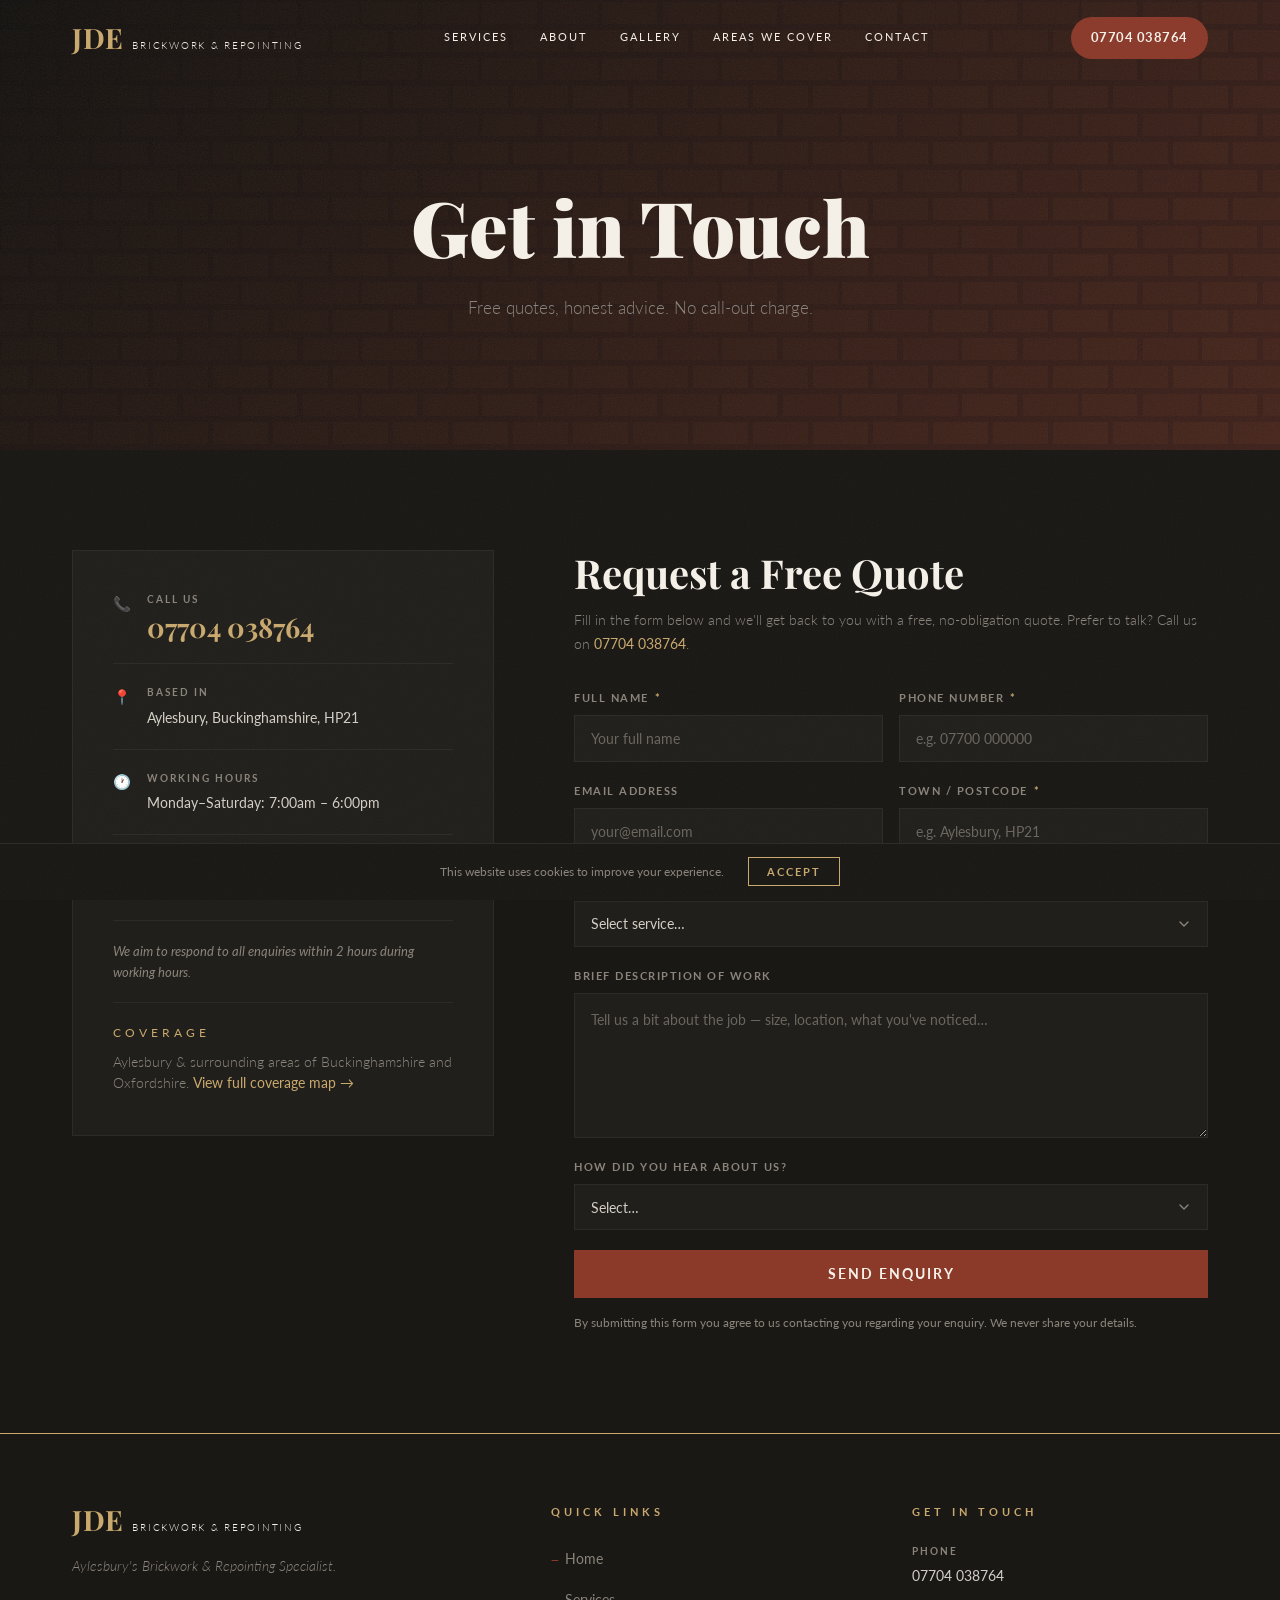
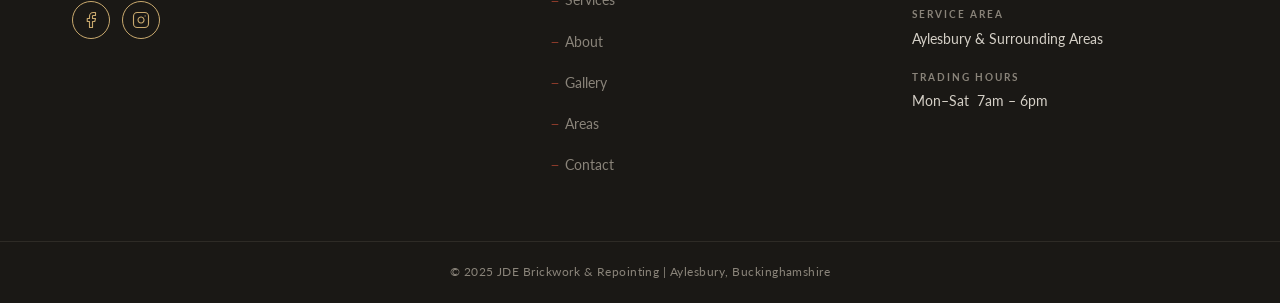
<file: contact.html>
<!DOCTYPE html>
<html lang="en">
<head>
  <meta charset="UTF-8">
  <meta name="viewport" content="width=device-width, initial-scale=1.0">

  <title>Contact JDE Brickwork | Free Repointing Quotes in Aylesbury</title>
  <meta name="description" content="Get a free, no-obligation quote from JDE Brickwork &amp; Repointing. Based in Aylesbury, covering Buckinghamshire &amp; Oxfordshire. Call 07704 038764 or use our contact form.">
  <meta name="keywords" content="repointing quote Aylesbury, brickwork quote Buckinghamshire, contact JDE Brickwork, free brickwork survey">
  <meta name="robots" content="index, follow">
  <meta name="author" content="JDE Brickwork &amp; Repointing">

  <!-- Canonical -->
  <link rel="canonical" href="https://www.jdebrickwork.co.uk/contact.html">

  <!-- Open Graph -->
  <meta property="og:type" content="website">
  <meta property="og:url" content="https://www.jdebrickwork.co.uk/contact.html">
  <meta property="og:title" content="Contact JDE Brickwork | Free Repointing Quotes in Aylesbury">
  <meta property="og:description" content="Get a free, no-obligation quote from JDE Brickwork &amp; Repointing. Covering Aylesbury, Buckinghamshire &amp; Oxfordshire. Call 07704 038764.">
  <meta property="og:site_name" content="JDE Brickwork &amp; Repointing">
  <meta property="og:locale" content="en_GB">

  <!-- Fonts -->
  <link rel="preconnect" href="https://fonts.googleapis.com">
  <link rel="preconnect" href="https://fonts.gstatic.com" crossorigin>
  <link href="https://fonts.googleapis.com/css2?family=Playfair+Display:wght@400;700;900&family=Lato:wght@300;400;700&display=swap" rel="stylesheet">

  <link rel="stylesheet" href="css/styles.css">
  <link rel="stylesheet" href="css/components.css">
</head>
<body>

  <!-- ===================== NAVIGATION ===================== -->
  <header class="site-nav" id="site-nav">
    <div class="container nav-inner">

      <a href="index.html" class="nav-logo" aria-label="JDE Brickwork & Repointing — Home">
        <span class="nav-logo__jde">JDE</span>
        <span class="nav-logo__sub">Brickwork &amp; Repointing</span>
      </a>

      <nav class="nav-links" aria-label="Main navigation">
        <a href="index.html#services">Services</a>
        <a href="index.html#about">About</a>
        <a href="index.html#gallery">Gallery</a>
        <a href="index.html#areas">Areas We Cover</a>
        <a href="contact.html" aria-current="page">Contact</a>
      </nav>

      <a href="tel:07704038764" class="nav-phone">07704 038764</a>

      <button
        class="nav-hamburger"
        id="nav-hamburger"
        aria-label="Toggle menu"
        aria-expanded="false"
        aria-controls="nav-overlay"
      >
        <span></span>
        <span></span>
        <span></span>
      </button>

    </div>
  </header>

  <!-- Mobile overlay -->
  <div class="nav-overlay" id="nav-overlay" aria-hidden="true">
    <nav class="nav-overlay__links" aria-label="Mobile navigation">
      <a href="index.html#services">Services</a>
      <a href="index.html#about">About</a>
      <a href="index.html#gallery">Gallery</a>
      <a href="index.html#areas">Areas We Cover</a>
      <a href="contact.html">Contact</a>
    </nav>
    <a href="tel:07704038764" class="nav-overlay__phone">07704 038764</a>
  </div>

  <!-- ===================== MAIN CONTENT ===================== -->
  <main id="main-content">

    <!-- Short hero -->
    <section class="hero hero--short" aria-label="Contact page introduction">
      <div class="hero__grain" aria-hidden="true"></div>
      <div class="container hero__inner hero__inner--center">
        <h1 class="hero__heading hero__heading--sm">Get in Touch</h1>
        <p class="hero__sub">Free quotes, honest advice. No call-out charge.</p>
      </div>
    </section>

    <!-- Contact section -->
    <section class="contact-section section-padding" id="contact" aria-labelledby="contact-form-heading">
      <div class="container contact-grid">

        <!-- Left: contact details -->
        <aside class="contact-details" aria-label="Contact information">

          <div class="contact-details__item contact-details__item--phone">
            <span class="contact-details__icon" aria-hidden="true">📞</span>
            <div class="contact-details__text">
              <span class="contact-details__label">Call Us</span>
              <a href="tel:07704038764" class="contact-details__phone">07704 038764</a>
            </div>
          </div>

          <div class="contact-details__item">
            <span class="contact-details__icon" aria-hidden="true">📍</span>
            <div class="contact-details__text">
              <span class="contact-details__label">Based In</span>
              <span>Aylesbury, Buckinghamshire, HP21</span>
            </div>
          </div>

          <div class="contact-details__item">
            <span class="contact-details__icon" aria-hidden="true">🕐</span>
            <div class="contact-details__text">
              <span class="contact-details__label">Working Hours</span>
              <span>Monday–Saturday: 7:00am – 6:00pm</span>
            </div>
          </div>

          <div class="contact-details__item">
            <span class="contact-details__icon" aria-hidden="true">✉️</span>
            <div class="contact-details__text">
              <span class="contact-details__label">Email</span>
              <!-- Replace with actual email address when client provides -->
              <span class="contact-details__placeholder">Email address coming soon</span>
            </div>
          </div>

          <p class="contact-details__response">
            We aim to respond to all enquiries within 2 hours during working hours.
          </p>

          <div class="contact-details__coverage">
            <span class="section-label" style="margin-bottom:0.5rem;">Coverage</span>
            <p>Aylesbury &amp; surrounding areas of Buckinghamshire and Oxfordshire. <a href="index.html#areas">View full coverage map →</a></p>
          </div>

        </aside>

        <!-- Right: quote request form -->
        <div class="quote-form-wrap">
          <h2 id="contact-form-heading">Request a Free Quote</h2>
          <p class="quote-form-wrap__intro">Fill in the form below and we'll get back to you with a free, no-obligation quote. Prefer to talk? Call us on <a href="tel:07704038764">07704 038764</a>.</p>

          <form class="quote-form" name="contact" method="POST" action="#" novalidate aria-label="Quote request form">

            <div class="form-row">
              <div class="form-field">
                <label for="name">Full Name <span class="form-required" aria-label="required">*</span></label>
                <input type="text" id="name" name="name" required autocomplete="name" placeholder="Your full name">
              </div>
              <div class="form-field">
                <label for="phone">Phone Number <span class="form-required" aria-label="required">*</span></label>
                <input type="tel" id="phone" name="phone" required autocomplete="tel" placeholder="e.g. 07700 000000">
              </div>
            </div>

            <div class="form-row">
              <div class="form-field">
                <label for="email">Email Address</label>
                <input type="email" id="email" name="email" autocomplete="email" placeholder="your@email.com">
              </div>
              <div class="form-field">
                <label for="postcode">Town / Postcode <span class="form-required" aria-label="required">*</span></label>
                <input type="text" id="postcode" name="postcode" required autocomplete="postal-code" placeholder="e.g. Aylesbury, HP21">
              </div>
            </div>

            <div class="form-field">
              <label for="work-type">Type of Work</label>
              <div class="form-select-wrap">
                <select id="work-type" name="work_type">
                  <option value="" disabled selected>Select service…</option>
                  <option value="repointing">Repointing</option>
                  <option value="chimney">Chimney Repair</option>
                  <option value="brickwork-repair">Brickwork Repair</option>
                  <option value="lime-mortar">Lime Mortar Repointing</option>
                  <option value="garden-wall">Garden Wall</option>
                  <option value="patio-driveway">Patio / Driveway Repointing</option>
                  <option value="general-building">General Building</option>
                  <option value="other">Other</option>
                </select>
              </div>
            </div>

            <div class="form-field">
              <label for="description">Brief Description of Work</label>
              <textarea id="description" name="description" rows="5" placeholder="Tell us a bit about the job — size, location, what you've noticed…"></textarea>
            </div>

            <div class="form-field">
              <label for="referral">How did you hear about us?</label>
              <div class="form-select-wrap">
                <select id="referral" name="referral">
                  <option value="" disabled selected>Select…</option>
                  <option value="google">Google</option>
                  <option value="mybuilder">MyBuilder</option>
                  <option value="recommendation">Recommendation</option>
                  <option value="social">Facebook / Instagram</option>
                  <option value="other">Other</option>
                </select>
              </div>
            </div>

            <div class="form-submit">
              <button type="submit" class="btn-primary">Send Enquiry</button>
              <p class="form-privacy">By submitting this form you agree to us contacting you regarding your enquiry. We never share your details.</p>
            </div>

          </form>
        </div>

      </div>
    </section>

  </main>

  <!-- ===================== FOOTER ===================== -->
  <footer class="site-footer">
    <div class="container footer-grid">

      <!-- Col 1: Brand -->
      <div class="footer-col">
        <a href="index.html" class="nav-logo nav-logo--footer" aria-label="JDE Brickwork & Repointing — Home">
          <span class="nav-logo__jde">JDE</span>
          <span class="nav-logo__sub">Brickwork &amp; Repointing</span>
        </a>
        <p class="footer-tagline">Aylesbury's Brickwork &amp; Repointing Specialist.</p>
        <div class="footer-socials">
          <a href="#" class="footer-social-icon" aria-label="Follow us on Facebook">
            <svg xmlns="http://www.w3.org/2000/svg" width="18" height="18" viewBox="0 0 24 24" fill="none" stroke="currentColor" stroke-width="1.5" stroke-linecap="round" stroke-linejoin="round" aria-hidden="true">
              <path d="M18 2h-3a5 5 0 0 0-5 5v3H7v4h3v8h4v-8h3l1-4h-4V7a1 1 0 0 1 1-1h3z"/>
            </svg>
          </a>
          <a href="#" class="footer-social-icon" aria-label="Follow us on Instagram">
            <svg xmlns="http://www.w3.org/2000/svg" width="18" height="18" viewBox="0 0 24 24" fill="none" stroke="currentColor" stroke-width="1.5" stroke-linecap="round" stroke-linejoin="round" aria-hidden="true">
              <rect x="2" y="2" width="20" height="20" rx="5" ry="5"/>
              <path d="M16 11.37A4 4 0 1 1 12.63 8 4 4 0 0 1 16 11.37z"/>
              <line x1="17.5" y1="6.5" x2="17.51" y2="6.5"/>
            </svg>
          </a>
        </div>
      </div>

      <!-- Col 2: Quick Links -->
      <div class="footer-col">
        <h3 class="footer-heading">Quick Links</h3>
        <ul class="footer-links">
          <li><a href="index.html">Home</a></li>
          <li><a href="index.html#services">Services</a></li>
          <li><a href="index.html#about">About</a></li>
          <li><a href="index.html#gallery">Gallery</a></li>
          <li><a href="index.html#areas">Areas</a></li>
          <li><a href="contact.html">Contact</a></li>
        </ul>
      </div>

      <!-- Col 3: Contact details -->
      <div class="footer-col">
        <h3 class="footer-heading">Get In Touch</h3>
        <ul class="footer-contact-list">
          <li>
            <span class="footer-contact-label">Phone</span>
            <a href="tel:07704038764">07704 038764</a>
          </li>
          <li>
            <span class="footer-contact-label">Service Area</span>
            <span>Aylesbury &amp; Surrounding Areas</span>
          </li>
          <li>
            <span class="footer-contact-label">Trading Hours</span>
            <span>Mon–Sat &nbsp;7am – 6pm</span>
          </li>
        </ul>
      </div>

    </div>

    <div class="footer-bottom">
      <div class="container">
        <p>&copy; 2025 JDE Brickwork &amp; Repointing | Aylesbury, Buckinghamshire</p>
      </div>
    </div>
  </footer>

  <!-- Sticky call button (mobile only) -->
  <a href="tel:07704038764" class="sticky-call" id="sticky-call" aria-label="Call JDE Brickwork &amp; Repointing on 07704 038764">
    <svg xmlns="http://www.w3.org/2000/svg" width="22" height="22" viewBox="0 0 24 24" fill="none" stroke="currentColor" stroke-width="2" stroke-linecap="round" stroke-linejoin="round" aria-hidden="true"><path d="M22 16.92v3a2 2 0 0 1-2.18 2 19.79 19.79 0 0 1-8.63-3.07A19.5 19.5 0 0 1 4.69 12 19.79 19.79 0 0 1 1.53 3.18 2 2 0 0 1 3.5 1h3a2 2 0 0 1 2 1.72 12.84 12.84 0 0 0 .7 2.81 2 2 0 0 1-.45 2.11L7.91 8.35a16 16 0 0 0 6.29 6.29l1.71-1.71a2 2 0 0 1 2.11-.45 12.84 12.84 0 0 0 2.81.7A2 2 0 0 1 22 14.92z"/></svg>
  </a>

  <!-- Cookie notice -->
  <div class="cookie-bar" id="cookie-bar" role="alertdialog" aria-modal="false" aria-label="Cookie notice" aria-describedby="cookie-text" hidden>
    <p id="cookie-text">This website uses cookies to improve your experience.</p>
    <button class="cookie-bar__accept" id="cookie-accept">Accept</button>
  </div>

  <script src="js/main.js"></script>

  <!-- LocalBusiness schema for contact page -->
  <script type="application/ld+json">
  {
    "@context": "https://schema.org",
    "@type": "HomeAndConstructionBusiness",
    "name": "JDE Brickwork & Repointing",
    "url": "https://www.jdebrickwork.co.uk/",
    "telephone": "07704038764",
    "address": {
      "@type": "PostalAddress",
      "streetAddress": "Walton Court",
      "addressLocality": "Aylesbury",
      "addressRegion": "Buckinghamshire",
      "postalCode": "HP21",
      "addressCountry": "GB"
    },
    "openingHoursSpecification": {
      "@type": "OpeningHoursSpecification",
      "dayOfWeek": ["Monday","Tuesday","Wednesday","Thursday","Friday","Saturday"],
      "opens": "07:00",
      "closes": "18:00"
    }
  }
  </script>
</body>
</html>
</file>
<file: css/styles.css>
/* =========================================
   GLOBAL STYLES
   JDE Brickwork & Repointing
   ========================================= */

/* --- Google Fonts --- */
@import url('https://fonts.googleapis.com/css2?family=Playfair+Display:wght@400;700;900&family=Lato:wght@300;400;700&display=swap');

/* --- CSS Custom Properties --- */
:root {
  --color-bg:          #0f0e0c;
  --color-bg-soft:     #1a1815;
  --color-surface:     #211f1b;
  --color-brick:       #8B3A2A;
  --color-brick-light: #b84e38;
  --color-gold:        #C9A96E;
  --color-gold-light:  #e0c48a;
  --color-white:       #F5F0E8;
  --color-text:        #d4cfc6;
  --color-text-muted:  #8a847a;
  --color-border:      #2e2b26;

  --font-heading: 'Playfair Display', Georgia, serif;
  --font-body:    'Lato', system-ui, sans-serif;

  --transition-base: 0.3s ease;
}

/* --- Reset & Box Model --- */
*,
*::before,
*::after {
  box-sizing: border-box;
  margin: 0;
  padding: 0;
}

html {
  scroll-behavior: smooth;
  font-size: 16px;
}

@media (prefers-reduced-motion: reduce) {
  html {
    scroll-behavior: auto;
  }
}

/* --- Custom Scrollbar --- */
::-webkit-scrollbar {
  width: 6px;
}

::-webkit-scrollbar-track {
  background: var(--color-bg);
}

::-webkit-scrollbar-thumb {
  background: var(--color-brick);
  border-radius: 0;
}

::-webkit-scrollbar-thumb:hover {
  background: var(--color-brick-light);
}

/* Firefox */
* {
  scrollbar-width: thin;
  scrollbar-color: var(--color-brick) var(--color-bg);
}

/* --- Selection --- */
::selection {
  background: var(--color-brick);
  color: var(--color-white);
}

/* --- Body --- */
body {
  background-color: var(--color-bg);
  color: var(--color-text);
  font-family: var(--font-body);
  font-size: 1rem;
  font-weight: 400;
  line-height: 1.7;
  -webkit-font-smoothing: antialiased;
  -moz-osx-font-smoothing: grayscale;
  position: relative;
  overflow-x: hidden;
}

/* --- Grain texture overlay --- */
body::before {
  content: '';
  position: fixed;
  inset: 0;
  z-index: 9999;
  pointer-events: none;
  opacity: 0.035;
  background-image: url("data:image/svg+xml,%3Csvg xmlns='http://www.w3.org/2000/svg' width='300' height='300'%3E%3Cfilter id='noise'%3E%3CfeTurbulence type='fractalNoise' baseFrequency='0.75' numOctaves='4' stitchTiles='stitch'/%3E%3CfeColorMatrix type='saturate' values='0'/%3E%3C/filter%3E%3Crect width='300' height='300' filter='url(%23noise)' opacity='1'/%3E%3C/svg%3E");
  background-repeat: repeat;
  background-size: 300px 300px;
}

/* --- Typography --- */
h1, h2, h3, h4, h5, h6 {
  font-family: var(--font-heading);
  color: var(--color-white);
  line-height: 1.15;
  font-weight: 700;
}

h1 { font-size: 3.5rem; }
h2 { font-size: 2.5rem; }
h3 { font-size: 1.5rem; }
h4 { font-size: 1.25rem; }
h5 { font-size: 1.1rem; }
h6 { font-size: 1rem; }

p {
  color: var(--color-text);
  margin-bottom: 1rem;
}

p:last-child {
  margin-bottom: 0;
}

a {
  color: var(--color-gold);
  text-decoration: none;
  transition: color var(--transition-base);
}

a:hover {
  color: var(--color-gold-light);
}

img {
  max-width: 100%;
  display: block;
}

ul, ol {
  list-style: none;
}

/* --- Utility: Container --- */
.container {
  max-width: 1200px;
  margin-left: auto;
  margin-right: auto;
  padding-left: 2rem;
  padding-right: 2rem;
}

/* --- Utility: Section Padding --- */
.section-padding {
  padding-top: 100px;
  padding-bottom: 100px;
}

/* --- Utility: Text Colours --- */
.text-gold {
  color: var(--color-gold);
}

.text-brick {
  color: var(--color-brick-light);
}

/* --- Utility: Section Label --- */
.section-label {
  display: block;
  font-family: var(--font-body);
  font-size: 0.75rem;
  font-variant: small-caps;
  letter-spacing: 4px;
  color: var(--color-gold);
  text-transform: uppercase;
  margin-bottom: 1rem;
}

/* --- Utility: Buttons --- */
.btn-primary,
.btn-outline {
  display: inline-block;
  font-family: var(--font-body);
  font-size: 0.875rem;
  font-weight: 700;
  text-transform: uppercase;
  letter-spacing: 2px;
  padding: 16px 40px;
  border-radius: 0;
  border: none;
  cursor: pointer;
  transition: background-color var(--transition-base),
              color var(--transition-base),
              border-color var(--transition-base);
  text-align: center;
  line-height: 1;
  text-decoration: none;
}

.btn-primary {
  background-color: var(--color-brick);
  color: var(--color-white);
  border: 1px solid var(--color-brick);
}

.btn-primary:hover {
  background-color: var(--color-gold);
  border-color: var(--color-gold);
  color: var(--color-bg);
}

.btn-outline {
  background-color: transparent;
  color: var(--color-gold);
  border: 1px solid var(--color-gold);
}

.btn-outline:hover {
  background-color: var(--color-gold);
  color: var(--color-bg);
}
</file>
<file: css/components.css>
/* =========================================
   COMPONENT STYLES
   JDE Brickwork & Repointing
   ========================================= */


/* =========================================
   NAVIGATION
   ========================================= */

.site-nav {
  position: fixed;
  top: 0;
  left: 0;
  right: 0;
  z-index: 1000;
  background: transparent;
  border-bottom: 1px solid transparent;
  transition: background-color 0.4s ease, border-color 0.4s ease;
}

.site-nav.scrolled {
  background-color: var(--color-bg-soft);
  border-bottom-color: var(--color-border);
}

.nav-inner {
  display: flex;
  align-items: center;
  justify-content: space-between;
  height: 76px;
}

/* --- Logo --- */
.nav-logo {
  display: flex;
  align-items: baseline;
  gap: 0.55rem;
  text-decoration: none;
  flex-shrink: 0;
  color: inherit;
}

.nav-logo__jde {
  font-family: var(--font-heading);
  font-weight: 700;
  font-size: 1.75rem;
  color: var(--color-gold);
  line-height: 1;
  letter-spacing: 0.02em;
}

.nav-logo__sub {
  font-family: var(--font-body);
  font-weight: 300;
  font-size: 0.6rem;
  font-variant: small-caps;
  text-transform: uppercase;
  letter-spacing: 0.18em;
  color: var(--color-white);
  line-height: 1;
}

/* --- Desktop nav links --- */
.nav-links {
  display: flex;
  align-items: center;
  gap: 2rem;
  list-style: none;
}

.nav-links a {
  font-family: var(--font-body);
  font-weight: 400;
  font-size: 0.7rem;
  font-variant: small-caps;
  text-transform: uppercase;
  letter-spacing: 2px;
  color: var(--color-white);
  text-decoration: none;
  position: relative;
  padding-bottom: 3px;
  transition: color 0.3s ease;
}

.nav-links a::after {
  content: '';
  position: absolute;
  bottom: 0;
  left: 0;
  width: 100%;
  height: 1px;
  background-color: var(--color-gold);
  transform: scaleX(0);
  transform-origin: left center;
  transition: transform 0.3s ease;
}

.nav-links a:hover {
  color: var(--color-gold);
}

.nav-links a:hover::after {
  transform: scaleX(1);
}

/* --- Phone pill --- */
.nav-phone {
  display: inline-flex;
  align-items: center;
  font-family: var(--font-body);
  font-weight: 700;
  font-size: 0.8rem;
  letter-spacing: 0.04em;
  color: var(--color-white);
  background-color: var(--color-brick);
  padding: 10px 20px;
  border-radius: 100px;
  text-decoration: none;
  flex-shrink: 0;
  transition: background-color 0.3s ease;
}

.nav-phone:hover {
  background-color: var(--color-brick-light);
  color: var(--color-white);
}

/* --- Hamburger button --- */
.nav-hamburger {
  display: none;
  flex-direction: column;
  justify-content: center;
  align-items: center;
  gap: 5px;
  width: 40px;
  height: 40px;
  background: none;
  border: none;
  cursor: pointer;
  padding: 4px;
  flex-shrink: 0;
  z-index: 1100;
  position: relative;
}

.nav-hamburger span {
  display: block;
  width: 24px;
  height: 1.5px;
  background-color: var(--color-white);
  transition: transform 0.35s ease, opacity 0.25s ease;
  transform-origin: center;
}

/* Animate to X */
.nav-hamburger.is-open span:nth-child(1) {
  transform: translateY(6.5px) rotate(45deg);
}

.nav-hamburger.is-open span:nth-child(2) {
  opacity: 0;
  transform: scaleX(0);
}

.nav-hamburger.is-open span:nth-child(3) {
  transform: translateY(-6.5px) rotate(-45deg);
}

/* --- Mobile overlay --- */
.nav-overlay {
  position: fixed;
  inset: 0;
  z-index: 999;
  background-color: var(--color-bg);
  display: flex;
  flex-direction: column;
  align-items: center;
  justify-content: center;
  gap: 3rem;
  opacity: 0;
  pointer-events: none;
  transition: opacity 0.35s ease;
}

.nav-overlay.is-open {
  opacity: 1;
  pointer-events: auto;
}

.nav-overlay__links {
  display: flex;
  flex-direction: column;
  align-items: center;
  gap: 1.75rem;
}

.nav-overlay__links a {
  font-family: var(--font-heading);
  font-weight: 700;
  font-size: 2.25rem;
  color: var(--color-white);
  text-decoration: none;
  transition: color 0.25s ease;
  letter-spacing: 0.02em;
}

.nav-overlay__links a:hover {
  color: var(--color-gold);
}

.nav-overlay__phone {
  font-family: var(--font-body);
  font-weight: 700;
  font-size: 1rem;
  letter-spacing: 0.08em;
  color: var(--color-white);
  background-color: var(--color-brick);
  padding: 14px 32px;
  border-radius: 100px;
  text-decoration: none;
  transition: background-color 0.3s ease;
}

.nav-overlay__phone:hover {
  background-color: var(--color-brick-light);
  color: var(--color-white);
}

/* --- Responsive: show hamburger, hide desktop nav --- */
@media (max-width: 900px) {
  .nav-links,
  .nav-phone {
    display: none;
  }

  .nav-hamburger {
    display: flex;
  }
}


/* =========================================
   FOOTER
   ========================================= */

.site-footer {
  background-color: var(--color-bg-soft);
  border-top: 1px solid var(--color-gold);
  padding-top: 72px;
}

.footer-grid {
  display: grid;
  grid-template-columns: 1.4fr 1fr 1fr;
  gap: 3rem 4rem;
  padding-bottom: 64px;
}

/* --- Footer logo variant --- */
.nav-logo--footer {
  align-items: baseline;
  margin-bottom: 1.25rem;
}

/* --- Footer tagline --- */
.footer-tagline {
  font-family: var(--font-body);
  font-weight: 300;
  font-size: 0.9rem;
  color: var(--color-text-muted);
  line-height: 1.6;
  margin-bottom: 1.5rem;
  font-style: italic;
}

/* --- Social icons --- */
.footer-socials {
  display: flex;
  gap: 0.75rem;
}

.footer-social-icon {
  display: flex;
  align-items: center;
  justify-content: center;
  width: 38px;
  height: 38px;
  border-radius: 50%;
  border: 1px solid var(--color-gold);
  color: var(--color-gold);
  text-decoration: none;
  transition: background-color 0.3s ease, color 0.3s ease;
}

.footer-social-icon:hover {
  background-color: var(--color-gold);
  color: var(--color-bg);
}

/* --- Footer column headings --- */
.footer-heading {
  font-family: var(--font-body);
  font-size: 0.7rem;
  font-weight: 700;
  font-variant: small-caps;
  text-transform: uppercase;
  letter-spacing: 4px;
  color: var(--color-gold);
  margin-bottom: 1.5rem;
}

/* --- Quick links list --- */
.footer-links {
  display: flex;
  flex-direction: column;
  gap: 0.75rem;
  list-style: none;
}

.footer-links a {
  font-family: var(--font-body);
  font-size: 0.9rem;
  color: var(--color-text-muted);
  text-decoration: none;
  transition: color 0.25s ease;
  display: inline-flex;
  align-items: center;
  gap: 0.4rem;
}

.footer-links a::before {
  content: '—';
  font-size: 0.65rem;
  color: var(--color-brick);
  flex-shrink: 0;
}

.footer-links a:hover {
  color: var(--color-gold);
}

/* --- Contact list --- */
.footer-contact-list {
  display: flex;
  flex-direction: column;
  gap: 1.1rem;
  list-style: none;
}

.footer-contact-list li {
  display: flex;
  flex-direction: column;
  gap: 0.2rem;
}

.footer-contact-label {
  font-family: var(--font-body);
  font-size: 0.65rem;
  font-weight: 700;
  text-transform: uppercase;
  letter-spacing: 2px;
  color: var(--color-text-muted);
}

.footer-contact-list a,
.footer-contact-list span:not(.footer-contact-label) {
  font-family: var(--font-body);
  font-size: 0.9rem;
  color: var(--color-text);
  text-decoration: none;
  transition: color 0.25s ease;
}

.footer-contact-list a:hover {
  color: var(--color-gold);
}

/* --- Bottom bar --- */
.footer-bottom {
  border-top: 1px solid var(--color-border);
  padding: 20px 0;
}

.footer-bottom p {
  font-family: var(--font-body);
  font-size: 0.75rem;
  color: var(--color-text-muted);
  text-align: center;
  margin: 0;
  letter-spacing: 0.04em;
}

/* --- Footer responsive --- */
@media (max-width: 900px) {
  .footer-grid {
    grid-template-columns: 1fr 1fr;
    gap: 2.5rem;
  }

  .footer-col:first-child {
    grid-column: 1 / -1;
    text-align: center;
  }

  .footer-col:first-child .nav-logo--footer {
    justify-content: center;
  }

  .footer-col:first-child .footer-socials {
    justify-content: center;
  }
}

@media (max-width: 560px) {
  .footer-grid {
    grid-template-columns: 1fr;
  }

  .footer-col {
    text-align: center;
  }

  .footer-col .nav-logo--footer {
    justify-content: center;
  }

  .footer-col .footer-socials {
    justify-content: center;
  }

  .footer-links a {
    justify-content: center;
  }

  .footer-contact-list li {
    align-items: center;
  }
}


/* =========================================
   HERO
   ========================================= */

/* --- Keyframes --- */
@keyframes heroFadeUp {
  from {
    opacity: 0;
    transform: translateY(22px);
  }
  to {
    opacity: 1;
    transform: translateY(0);
  }
}

@keyframes heroGrainFlicker {
  0%   { transform: translate(0,    0);    }
  14%  { transform: translate(-4%,  -8%);  }
  28%  { transform: translate(-10%, 4%);   }
  43%  { transform: translate(3%,   -10%); }
  57%  { transform: translate(-7%,  7%);   }
  71%  { transform: translate(5%,   -4%);  }
  85%  { transform: translate(-3%,  10%);  }
  100% { transform: translate(0,    0);    }
}

@keyframes heroScrollPulse {
  0%  { transform: translateY(-100%); opacity: 1; }
  75% { opacity: 1; }
  100%{ transform: translateY(220%);  opacity: 0; }
}

/* --- Hero section --- */
.hero {
  position: relative;
  min-height: 100vh;
  display: flex;
  align-items: center;
  overflow: hidden;
  /* Warm dark brick base */
  background-color: #221610;
  /* Layer 1: directional overlay; Layer 2: SVG brick bond pattern */
  background-image:
    linear-gradient(135deg, rgba(15,14,12,0.92) 0%, rgba(139,58,42,0.30) 100%),
    url("data:image/svg+xml,%3Csvg xmlns='http://www.w3.org/2000/svg' width='120' height='56'%3E%3Crect width='120' height='56' fill='%231a1210'/%3E%3Crect x='2' y='2' width='55' height='22' fill='%23281a12'/%3E%3Crect x='63' y='2' width='55' height='22' fill='%23261812'/%3E%3Crect x='-27' y='30' width='55' height='22' fill='%23291b13'/%3E%3Crect x='33' y='30' width='55' height='22' fill='%23271912'/%3E%3Crect x='93' y='30' width='55' height='22' fill='%23281a12'/%3E%3C/svg%3E");
  background-repeat: no-repeat, repeat;
  background-size: 100% 100%, 120px 56px;
}

/* --- Animated grain overlay --- */
.hero__grain {
  position: absolute;
  /* Oversized so shifting never reveals edges */
  inset: -50%;
  width: 200%;
  height: 200%;
  z-index: 1;
  pointer-events: none;
  opacity: 0.07;
  background-image: url("data:image/svg+xml,%3Csvg xmlns='http://www.w3.org/2000/svg' width='220' height='220'%3E%3Cfilter id='n'%3E%3CfeTurbulence type='fractalNoise' baseFrequency='0.85' numOctaves='4' stitchTiles='stitch'/%3E%3CfeColorMatrix type='saturate' values='0'/%3E%3C/filter%3E%3Crect width='220' height='220' filter='url(%23n)'/%3E%3C/svg%3E");
  background-repeat: repeat;
  background-size: 220px 220px;
  animation: heroGrainFlicker 0.45s steps(1) infinite;
}

/* --- Main content --- */
.hero__inner {
  position: relative;
  z-index: 2;
  padding-top: 156px;  /* fixed nav (76px) + breathing room */
  padding-bottom: 100px;
  width: 100%;
}

/* --- Section label --- */
.hero__label {
  opacity: 0;
  animation: heroFadeUp 0.75s ease forwards 0.2s;
}

/* --- H1 --- */
.hero__heading {
  font-size: clamp(4rem, 7vw, 7rem);
  font-weight: 900;
  color: var(--color-white);
  line-height: 1.02;
  margin-bottom: 1.75rem;
  max-width: 740px;
}

.hero__line {
  display: block;
  opacity: 0;
  animation: heroFadeUp 0.75s ease forwards;
}

.hero__line:nth-child(1) { animation-delay: 0.52s; }
.hero__line:nth-child(2) { animation-delay: 0.72s; }
.hero__line:nth-child(3) { animation-delay: 0.92s; }

.hero__line--gold {
  color: var(--color-gold);
}

/* --- Subheading --- */
.hero__sub {
  font-size: 1.05rem;
  font-weight: 300;
  color: var(--color-text-muted);
  max-width: 520px;
  line-height: 1.8;
  margin-bottom: 2.25rem;
  opacity: 0;
  animation: heroFadeUp 0.75s ease forwards 1.18s;
}

/* --- Trust pills --- */
.hero__pills {
  display: flex;
  flex-wrap: wrap;
  gap: 0.6rem;
  margin-bottom: 2.5rem;
  opacity: 0;
  animation: heroFadeUp 0.75s ease forwards 1.42s;
}

.hero__pill {
  display: inline-flex;
  align-items: center;
  gap: 0.45rem;
  font-family: var(--font-body);
  font-size: 0.72rem;
  font-weight: 400;
  letter-spacing: 0.06em;
  color: var(--color-text);
  border: 1px solid rgba(201, 169, 110, 0.45);
  padding: 7px 14px;
  white-space: nowrap;
}

.hero__check {
  color: var(--color-gold);
  font-size: 0.8rem;
  font-weight: 700;
}

/* --- CTA row --- */
.hero__ctas {
  display: flex;
  flex-wrap: wrap;
  align-items: center;
  gap: 1rem;
  margin-bottom: 1.5rem;
  opacity: 0;
  animation: heroFadeUp 0.75s ease forwards 1.62s;
}

/* --- Reassurance line --- */
.hero__small {
  font-family: var(--font-body);
  font-size: 0.75rem;
  font-weight: 300;
  color: var(--color-text-muted);
  letter-spacing: 0.1em;
  margin: 0;
  opacity: 0;
  animation: heroFadeUp 0.75s ease forwards 1.78s;
}

/* --- Decorative right-side vertical text --- */
.hero__vertical-text {
  position: absolute;
  right: 2rem;
  top: 50%;
  transform: translateY(-50%);
  writing-mode: vertical-rl;
  font-family: var(--font-body);
  font-size: 0.58rem;
  font-variant: small-caps;
  text-transform: uppercase;
  letter-spacing: 7px;
  color: var(--color-gold);
  opacity: 0.4;
  z-index: 2;
  user-select: none;
  pointer-events: none;
}

/* --- Scroll indicator --- */
.hero__scroll-indicator {
  position: absolute;
  bottom: 2.25rem;
  left: 50%;
  transform: translateX(-50%);
  display: flex;
  flex-direction: column;
  align-items: center;
  gap: 0.65rem;
  z-index: 2;
  user-select: none;
  pointer-events: none;
}

.hero__scroll-label {
  font-family: var(--font-body);
  font-size: 0.5rem;
  font-weight: 400;
  letter-spacing: 4px;
  text-transform: uppercase;
  color: var(--color-gold);
  opacity: 0.6;
}

.hero__scroll-track {
  width: 1px;
  height: 46px;
  background-color: rgba(201, 169, 110, 0.18);
  position: relative;
  overflow: hidden;
}

.hero__scroll-bar {
  position: absolute;
  top: 0;
  left: 0;
  width: 100%;
  height: 100%;
  background-color: var(--color-gold);
  animation: heroScrollPulse 1.85s ease-in-out infinite;
}

/* --- Hero responsive --- */
@media (max-width: 900px) {
  .hero__vertical-text {
    display: none;
  }
}

@media (max-width: 640px) {
  .hero__inner {
    padding-top: 130px;
    padding-bottom: 80px;
  }

  .hero__ctas {
    flex-direction: column;
    align-items: stretch;
  }

  .hero__ctas .btn-primary,
  .hero__ctas .btn-outline {
    text-align: center;
  }

  .hero__pills {
    gap: 0.5rem;
  }

  .hero__pill {
    font-size: 0.65rem;
    padding: 6px 10px;
  }
}

/* --- Reduced motion: skip animations, show content immediately --- */
@media (prefers-reduced-motion: reduce) {
  .hero__grain {
    animation: none;
  }

  .hero__scroll-bar {
    animation: none;
    opacity: 0.5;
  }

  .hero__label,
  .hero__line,
  .hero__sub,
  .hero__pills,
  .hero__ctas,
  .hero__small {
    opacity: 1;
    animation: none;
    transform: none;
  }
}


/* =========================================
   TRUST BAR
   ========================================= */

.trust-bar {
  background-color: var(--color-brick);
  border-top: 1px solid var(--color-gold);
  border-bottom: 1px solid var(--color-gold);
}

.trust-bar__inner {
  max-width: 1200px;
  margin: 0 auto;
  padding: 0 2rem;
  display: flex;
  align-items: stretch;
}

.trust-bar__item {
  flex: 1;
  display: flex;
  flex-direction: column;
  align-items: center;
  justify-content: center;
  gap: 0.25rem;
  padding: 1.4rem 1rem;
  text-align: center;
}

.trust-bar__divider {
  width: 1px;
  background-color: rgba(201, 169, 110, 0.4);
  align-self: stretch;
  flex-shrink: 0;
}

.trust-bar__highlight {
  font-family: var(--font-body);
  font-weight: 700;
  font-size: 1.15rem;
  color: var(--color-white);
  line-height: 1;
  letter-spacing: 0.02em;
}

.trust-bar__label {
  font-family: var(--font-body);
  font-weight: 400;
  font-size: 0.7rem;
  color: rgba(245, 240, 232, 0.75);
  letter-spacing: 0.06em;
  line-height: 1.3;
}

/* --- Trust bar responsive --- */
@media (max-width: 768px) {
  .trust-bar__inner {
    flex-wrap: wrap;
    padding: 0;
  }

  .trust-bar__divider {
    display: none;
  }

  .trust-bar__item {
    flex: 0 0 50%;
    border-right: 1px solid rgba(201, 169, 110, 0.25);
    border-bottom: 1px solid rgba(201, 169, 110, 0.25);
    padding: 1.2rem 1rem;
  }

  /* Remove right border from every 2nd item */
  .trust-bar__item:nth-child(odd) {
    border-right: 1px solid rgba(201, 169, 110, 0.25);
  }

  .trust-bar__item:nth-child(even) {
    border-right: none;
  }

  /* Remove bottom border from last row */
  .trust-bar__item:nth-last-child(-n+2) {
    border-bottom: none;
  }
}

@media (max-width: 400px) {
  .trust-bar__item {
    flex: 0 0 100%;
    border-right: none;
  }

  .trust-bar__item:last-child {
    border-bottom: none;
  }
}


/* =========================================
   SERVICES
   ========================================= */

.services {
  background-color: var(--color-bg);
}

/* --- Section header --- */
.services__header {
  max-width: 640px;
  margin-bottom: 4rem;
}

.services__header h2 {
  margin-bottom: 1.25rem;
  line-height: 1.1;
}

.services__intro {
  font-size: 1rem;
  font-weight: 300;
  color: var(--color-text-muted);
  line-height: 1.75;
  margin: 0;
}

/* --- Service cards grid --- */
.services__grid {
  display: grid;
  grid-template-columns: repeat(4, 1fr);
  gap: 1.25rem;
  margin-bottom: 4rem;
}

/* --- Individual card --- */
.service-card {
  background-color: var(--color-surface);
  border: 1px solid var(--color-border);
  padding: 2rem 1.75rem 1.75rem;
  display: flex;
  flex-direction: column;
  gap: 0;
  transition:
    border-color 0.3s ease,
    box-shadow 0.3s ease,
    transform 0.3s ease;
  cursor: default;
}

.service-card:hover {
  border-color: var(--color-gold);
  box-shadow:
    0 8px 32px rgba(0, 0, 0, 0.45),
    0 2px 8px rgba(201, 169, 110, 0.08);
  transform: translateY(-4px);
}

/* --- Card icon --- */
.service-card__icon {
  font-size: 2rem;
  line-height: 1;
  margin-bottom: 1.25rem;
  display: block;
  transition: transform 0.3s ease;
}

.service-card:hover .service-card__icon {
  transform: scale(1.15);
}

/* --- Card title --- */
.service-card__title {
  font-family: var(--font-heading);
  font-size: 1.1rem;
  font-weight: 700;
  color: var(--color-white);
  margin-bottom: 0.75rem;
  line-height: 1.25;
}

/* --- Card description --- */
.service-card__desc {
  font-family: var(--font-body);
  font-size: 0.875rem;
  font-weight: 300;
  color: var(--color-text-muted);
  line-height: 1.7;
  flex: 1;
  margin-bottom: 1.5rem;
}

/* --- Card link --- */
.service-card__link {
  display: inline-flex;
  align-items: center;
  gap: 0.35rem;
  font-family: var(--font-body);
  font-size: 0.75rem;
  font-weight: 700;
  text-transform: uppercase;
  letter-spacing: 1.5px;
  color: var(--color-gold);
  text-decoration: none;
  transition: color 0.25s ease, gap 0.25s ease;
  margin-top: auto;
  align-self: flex-start;
}

.service-card__link:hover {
  color: var(--color-gold-light);
  gap: 0.6rem;
}

/* --- Section CTA --- */
.services__cta {
  text-align: center;
}

/* --- Services responsive --- */
@media (max-width: 1024px) {
  .services__grid {
    grid-template-columns: repeat(2, 1fr);
  }
}

@media (max-width: 560px) {
  .services__grid {
    grid-template-columns: 1fr;
    gap: 1rem;
  }

  .services__header {
    margin-bottom: 2.5rem;
  }

  .service-card {
    padding: 1.5rem;
  }
}


/* =========================================
   ABOUT
   ========================================= */

.about {
  background-color: var(--color-bg-soft);
}

/* --- Two-column grid --- */
.about__grid {
  display: grid;
  grid-template-columns: 1.1fr 0.9fr;
  gap: 5rem;
  align-items: center;
}

/* --- Left: text column --- */
.about__text h2 {
  margin-top: 0.75rem;
  margin-bottom: 2rem;
  line-height: 1.1;
}

.about__copy {
  display: flex;
  flex-direction: column;
  gap: 1.1rem;
  margin-bottom: 2.5rem;
}

.about__copy p {
  font-size: 0.975rem;
  font-weight: 300;
  color: var(--color-text-muted);
  line-height: 1.85;
  margin: 0;
}

/* --- Stats --- */
.about__stats {
  display: flex;
  align-items: flex-start;
  gap: 0;
  margin-bottom: 2.5rem;
}

.about__stat {
  display: flex;
  flex-direction: column;
  gap: 0.35rem;
  flex: 1;
  padding-right: 2.5rem;
}

.about__stat + .about__stat {
  padding-right: 0;
  padding-left: 2.5rem;
  border-left: 1px solid var(--color-border);
}

.about__stat-number {
  font-family: var(--font-heading);
  font-size: 3.5rem;
  font-weight: 900;
  color: var(--color-gold);
  line-height: 1;
  display: block;
}

.about__stat-label {
  font-family: var(--font-body);
  font-size: 0.7rem;
  font-weight: 400;
  color: var(--color-text-muted);
  text-transform: uppercase;
  letter-spacing: 2px;
  line-height: 1.5;
  display: block;
}

/* --- Right: visual column --- */
.about__visual {
  display: flex;
  align-items: stretch;
}

/* =========================================
   CREDENTIAL CARD
   ========================================= */

.credential-card {
  position: relative;
  width: 100%;
  background-color: var(--color-surface);
  /* Outer gold border */
  border: 1px solid var(--color-gold);
  overflow: hidden;
}

/* Inner inset frame via pseudo-element */
.credential-card::before {
  content: '';
  position: absolute;
  inset: 8px;
  border: 1px solid rgba(201, 169, 110, 0.28);
  pointer-events: none;
  z-index: 1;
}

/* Corner accent marks */
.credential-card::after {
  content: '';
  position: absolute;
  top: 20px;
  right: 20px;
  width: 20px;
  height: 20px;
  border-top: 1px solid var(--color-gold);
  border-right: 1px solid var(--color-gold);
  pointer-events: none;
  z-index: 1;
}

/* --- Watermark decorative text --- */
.credential-card__watermark {
  position: absolute;
  right: 1.25rem;
  top: 50%;
  transform: translateY(-50%);
  writing-mode: vertical-rl;
  font-family: var(--font-heading);
  font-style: italic;
  font-weight: 900;
  font-size: 1.9rem;
  color: var(--color-gold);
  opacity: 0.065;
  letter-spacing: 0.18em;
  text-transform: uppercase;
  pointer-events: none;
  user-select: none;
  z-index: 0;
  white-space: nowrap;
}

/* --- Card body --- */
.credential-card__body {
  position: relative;
  z-index: 2;
  padding: 2.5rem;
}

.credential-card__eyebrow {
  font-family: var(--font-body);
  font-size: 0.6rem;
  font-weight: 700;
  text-transform: uppercase;
  letter-spacing: 4px;
  color: var(--color-gold);
  margin: 0 0 0.75rem;
}

.credential-card__title {
  font-family: var(--font-heading);
  font-size: 1.75rem;
  font-weight: 700;
  color: var(--color-white);
  line-height: 1.1;
  margin-bottom: 2rem;
  padding-bottom: 1.5rem;
  border-bottom: 1px solid var(--color-border);
}

/* --- Credentials list --- */
.credential-card__list {
  display: flex;
  flex-direction: column;
  list-style: none;
}

.credential-card__list li {
  display: flex;
  align-items: center;
  gap: 0.9rem;
  padding: 0.85rem 0;
  font-family: var(--font-body);
  font-size: 0.875rem;
  font-weight: 400;
  color: var(--color-text);
  line-height: 1.4;
  border-bottom: 1px solid var(--color-border);
}

.credential-card__list li:last-child {
  border-bottom: none;
}

.credential-card__dot {
  flex-shrink: 0;
  width: 5px;
  height: 5px;
  border-radius: 50%;
  background-color: var(--color-gold);
}

/* --- About responsive --- */
@media (max-width: 900px) {
  .about__grid {
    grid-template-columns: 1fr;
    gap: 3.5rem;
  }

  .about__visual {
    max-width: 520px;
  }
}

@media (max-width: 560px) {
  .about__stat-number {
    font-size: 2.75rem;
  }

  .credential-card__body {
    padding: 1.75rem;
  }

  .credential-card__watermark {
    font-size: 1.4rem;
  }
}


/* =========================================
   WHY REPOINTING MATTERS
   ========================================= */

.why-repoint {
  background-color: var(--color-bg-soft);
}

/* --- Section header --- */
.why-repoint__header {
  max-width: 700px;
  margin-bottom: 3rem;
}

.why-repoint__header h2 {
  margin-top: 0.75rem;
  margin-bottom: 1.25rem;
  line-height: 1.15;
}

.why-repoint__intro {
  font-size: 1rem;
  font-weight: 300;
  color: var(--color-text-muted);
  line-height: 1.8;
  margin: 0;
}

/* --- Problem cards grid (2×2) --- */
.why-repoint__grid {
  display: grid;
  grid-template-columns: repeat(2, 1fr);
  gap: 1.25rem;
  margin-bottom: 2.5rem;
}

/* --- Individual problem card --- */
.problem-card {
  background-color: var(--color-surface);
  border: 1px solid var(--color-border);
  border-top: 2px solid var(--color-gold);
  padding: 2rem 1.75rem;
}

.problem-card__icon {
  display: block;
  font-size: 1.75rem;
  line-height: 1;
  margin-bottom: 1rem;
}

.problem-card__title {
  font-size: 1.1rem;
  font-weight: 700;
  color: var(--color-white);
  margin-bottom: 0.75rem;
  line-height: 1.25;
}

.problem-card__body {
  font-size: 0.9rem;
  font-weight: 300;
  color: var(--color-text-muted);
  line-height: 1.75;
  margin: 0;
}

/* --- Info box --- */
.why-repoint__infobox {
  background-color: var(--color-surface);
  border-left: 3px solid var(--color-brick);
  padding: 1.4rem 2rem;
}

.why-repoint__infobox p {
  font-size: 0.95rem;
  font-weight: 400;
  color: var(--color-text);
  line-height: 1.7;
  margin: 0;
}

.why-repoint__infobox a {
  color: var(--color-gold);
  font-weight: 700;
  text-decoration: none;
  transition: color 0.25s ease;
}

.why-repoint__infobox a:hover {
  color: var(--color-gold-light);
}

/* --- Why repoint responsive --- */
@media (max-width: 640px) {
  .why-repoint__grid {
    grid-template-columns: 1fr;
  }

  .why-repoint__infobox {
    padding: 1.25rem 1.5rem;
  }
}


/* =========================================
   FAQ ACCORDION
   ========================================= */

.faq {
  background-color: var(--color-bg);
}

/* --- Layout: two-col on wide screens --- */
.faq__inner {
  display: grid;
  grid-template-columns: 280px 1fr;
  gap: 5rem;
  align-items: start;
}

.faq__header h2 {
  margin-top: 0.75rem;
  position: sticky;
  top: 100px;
}

/* --- FAQ list --- */
.faq__list {
  border-top: 1px solid var(--color-border);
}

/* --- Individual FAQ item --- */
.faq__item {
  border-bottom: 1px solid var(--color-border);
}

.faq__question-wrap {
  margin: 0;
  font-size: inherit;
  font-weight: inherit;
}

/* --- Question button --- */
.faq__question {
  display: flex;
  align-items: center;
  justify-content: space-between;
  gap: 1rem;
  width: 100%;
  padding: 1.4rem 0;
  background: none;
  border: none;
  cursor: pointer;
  text-align: left;
  font-family: var(--font-body);
  font-size: 0.975rem;
  font-weight: 400;
  color: var(--color-white);
  line-height: 1.5;
  transition: color 0.25s ease;
}

.faq__question:hover {
  color: var(--color-gold);
}

.faq__question[aria-expanded="true"] {
  color: var(--color-gold);
}

/* --- Plus/times icon --- */
.faq__icon {
  display: inline-flex;
  align-items: center;
  justify-content: center;
  flex-shrink: 0;
  width: 22px;
  height: 22px;
  border: 1px solid var(--color-gold);
  border-radius: 50%;
  font-size: 0.95rem;
  font-weight: 300;
  line-height: 1;
  color: var(--color-gold);
  transition: transform 0.35s ease, background-color 0.25s ease;
}

.faq__question[aria-expanded="true"] .faq__icon {
  transform: rotate(45deg);
  background-color: var(--color-gold);
  color: var(--color-bg);
}

/* --- Answer panel: grid-template-rows trick for smooth height --- */
.faq__answer {
  display: grid;
  grid-template-rows: 0fr;
  transition: grid-template-rows 0.38s ease;
  overflow: hidden;
}

.faq__answer.is-open {
  grid-template-rows: 1fr;
}

.faq__answer-inner {
  overflow: hidden;
  padding-bottom: 0;
  transition: padding-bottom 0.38s ease;
}

.faq__answer.is-open .faq__answer-inner {
  padding-bottom: 1.5rem;
}

.faq__answer-inner p {
  font-size: 0.925rem;
  font-weight: 300;
  color: var(--color-text-muted);
  line-height: 1.8;
  margin: 0;
}

.faq__answer-inner a {
  color: var(--color-gold);
  font-weight: 400;
  transition: color 0.25s ease;
}

.faq__answer-inner a:hover {
  color: var(--color-gold-light);
}

/* --- FAQ responsive --- */
@media (max-width: 820px) {
  .faq__inner {
    grid-template-columns: 1fr;
    gap: 2rem;
  }

  .faq__header h2 {
    position: static;
  }
}


/* =========================================
   TESTIMONIALS
   ========================================= */

.testimonials {
  background-color: var(--color-bg-soft);
  overflow: hidden;
}

/* --- Section header --- */
.testimonials__header {
  margin-bottom: 3rem;
}

.testimonials__header h2 {
  margin-top: 0.75rem;
  max-width: 580px;
}

/* --- Carousel wrapper: provides space for absolute arrows --- */
.testimonials__carousel-wrap {
  position: relative;
  padding: 0 3.5rem;
  margin-bottom: 2.5rem;
}

/* --- Scrollable track --- */
.testimonials__track {
  display: flex;
  gap: 1.5rem;
  overflow-x: auto;
  scroll-snap-type: x mandatory;
  scrollbar-width: none;
  -ms-overflow-style: none;
  -webkit-overflow-scrolling: touch;
  padding: 0.5rem 0 1.5rem;
}

.testimonials__track::-webkit-scrollbar {
  display: none;
}

/* --- Arrow buttons --- */
.testimonials__arrow {
  position: absolute;
  top: 50%;
  transform: translateY(calc(-50% - 0.75rem));
  z-index: 10;
  display: flex;
  align-items: center;
  justify-content: center;
  width: 42px;
  height: 42px;
  border-radius: 50%;
  border: 1px solid var(--color-gold);
  background: var(--color-surface);
  color: var(--color-gold);
  cursor: pointer;
  transition: background-color 0.25s ease, color 0.25s ease;
  flex-shrink: 0;
}

.testimonials__arrow:hover {
  background-color: var(--color-gold);
  color: var(--color-bg);
}

.testimonials__arrow--prev { left: 0; }
.testimonials__arrow--next { right: 0; }

/* --- Individual testimonial card --- */
.testimonial-card {
  flex: 0 0 clamp(280px, 44%, 460px);
  background-color: var(--color-surface);
  border: 1px solid var(--color-border);
  border-top: 2px solid var(--color-gold);
  padding: 2rem 2rem 1.75rem;
  scroll-snap-align: start;
  position: relative;
  overflow: hidden;
  display: flex;
  flex-direction: column;
}

/* Large decorative quote mark watermark */
.testimonial-card::before {
  content: '\201C';
  position: absolute;
  top: -0.5rem;
  right: 1rem;
  font-family: var(--font-heading);
  font-size: 9rem;
  line-height: 1;
  color: var(--color-gold);
  opacity: 0.055;
  pointer-events: none;
  user-select: none;
}

/* --- Stars --- */
.testimonial-card__stars {
  font-size: 0.9rem;
  color: var(--color-gold);
  letter-spacing: 2px;
  margin-bottom: 1.25rem;
}

/* --- Quote text --- */
.testimonial-card__quote {
  flex: 1;
  margin: 0 0 1.5rem;
}

.testimonial-card__quote p {
  font-family: var(--font-heading);
  font-style: italic;
  font-size: 1rem;
  font-weight: 400;
  color: var(--color-text);
  line-height: 1.75;
  margin: 0;
}

/* --- Author footer --- */
.testimonial-card__footer {
  display: flex;
  flex-direction: column;
  gap: 0.2rem;
  padding-top: 1.25rem;
  border-top: 1px solid var(--color-border);
}

.testimonial-card__name {
  font-family: var(--font-body);
  font-size: 0.75rem;
  font-weight: 700;
  font-variant: small-caps;
  letter-spacing: 2px;
  color: var(--color-white);
  text-transform: uppercase;
}

.testimonial-card__location {
  font-family: var(--font-body);
  font-size: 0.68rem;
  font-weight: 400;
  color: var(--color-text-muted);
  letter-spacing: 0.06em;
}

/* --- MyBuilder badge --- */
.testimonials__footer {
  display: flex;
  justify-content: center;
}

.mybuilder-badge {
  display: inline-flex;
  align-items: center;
  gap: 0.75rem;
  background-color: var(--color-surface);
  border: 1px solid var(--color-border);
  padding: 0.7rem 1.5rem;
}

.mybuilder-badge__stars {
  font-size: 0.8rem;
  color: var(--color-gold);
  letter-spacing: 2px;
}

.mybuilder-badge__text {
  font-family: var(--font-body);
  font-size: 0.78rem;
  color: var(--color-text-muted);
  letter-spacing: 0.04em;
}

.mybuilder-badge__text strong {
  color: var(--color-text);
  font-weight: 700;
}

/* --- Testimonials responsive --- */
@media (max-width: 760px) {
  .testimonials__carousel-wrap {
    padding: 0 2.5rem;
  }

  .testimonials__arrow {
    width: 34px;
    height: 34px;
  }

  .testimonial-card {
    flex: 0 0 clamp(260px, 80vw, 340px);
  }
}

@media (max-width: 480px) {
  .testimonials__carousel-wrap {
    padding: 0 2rem;
  }

  .testimonials__arrow {
    width: 30px;
    height: 30px;
  }
}


/* =========================================
   GALLERY
   ========================================= */

.gallery {
  background-color: var(--color-bg);
}

/* --- Section header --- */
.gallery__header {
  max-width: 680px;
  margin-bottom: 3rem;
}

.gallery__header h2 {
  margin-top: 0.75rem;
  margin-bottom: 1.1rem;
}

.gallery__intro {
  font-size: 0.975rem;
  font-weight: 300;
  color: var(--color-text-muted);
  line-height: 1.8;
  margin: 0;
}

/* --- CSS column masonry grid --- */
.gallery__grid {
  column-count: 3;
  column-gap: 1rem;
  margin-bottom: 3rem;
}

/* --- Individual gallery item --- */
.gallery-item {
  break-inside: avoid;
  display: block;
  position: relative;
  overflow: hidden;
  margin-bottom: 1rem;
  cursor: pointer;
}

/* Varied aspect ratios for masonry feel */
.gallery-item__media--1  { aspect-ratio: 2/3;  }
.gallery-item__media--2  { aspect-ratio: 3/4;  }
.gallery-item__media--3  { aspect-ratio: 4/3;  }
.gallery-item__media--4  { aspect-ratio: 4/3;  }
.gallery-item__media--5  { aspect-ratio: 4/3;  }
.gallery-item__media--6  { aspect-ratio: 3/4;  }
.gallery-item__media--7  { aspect-ratio: 3/4;  }
.gallery-item__media--8  { aspect-ratio: 4/3;  }
.gallery-item__media--9  { aspect-ratio: 3/4;  }
.gallery-item__media--10 { aspect-ratio: 2/3;  }
.gallery-item__media--11 { aspect-ratio: 1/1;  }

.gallery-item__media {
  display: block;
  width: 100%;
  object-fit: cover;
  transition: transform 0.45s ease;
}

.gallery-item:hover .gallery-item__media {
  transform: scale(1.04);
}

/* --- Overlay (always present, darkens on hover) --- */
.gallery-item__overlay {
  position: absolute;
  inset: 0;
  background: linear-gradient(to top, rgba(15,14,12,0.82) 0%, rgba(15,14,12,0.1) 55%);
  display: flex;
  flex-direction: column;
  justify-content: flex-end;
  padding: 1rem 1.1rem;
  transition: background 0.35s ease;
}

.gallery-item:hover .gallery-item__overlay {
  background: rgba(15,14,12,0.65);
  justify-content: center;
  align-items: center;
}

/* --- Job type label (bottom of overlay) --- */
.gallery-item__label {
  font-family: var(--font-body);
  font-size: 0.7rem;
  font-weight: 400;
  letter-spacing: 0.08em;
  color: rgba(245, 240, 232, 0.9);
  transition: opacity 0.3s ease;
}

.gallery-item:hover .gallery-item__label {
  opacity: 0;
}

/* --- "View Project" appears on hover --- */
.gallery-item__view {
  position: absolute;
  top: 50%;
  left: 50%;
  transform: translate(-50%, -50%);
  font-family: var(--font-body);
  font-size: 0.7rem;
  font-weight: 700;
  letter-spacing: 3px;
  text-transform: uppercase;
  color: var(--color-gold);
  opacity: 0;
  transition: opacity 0.35s ease;
  white-space: nowrap;
  pointer-events: none;
}

.gallery-item:hover .gallery-item__view {
  opacity: 1;
}

/* --- Gallery CTA --- */
.gallery__cta {
  text-align: center;
}

/* --- Gallery responsive --- */
@media (max-width: 900px) {
  .gallery__grid {
    column-count: 2;
  }
}

@media (max-width: 520px) {
  .gallery__grid {
    column-count: 1;
  }

  .gallery__header {
    margin-bottom: 2rem;
  }
}


/* =========================================
   AREAS WE COVER
   ========================================= */

.areas {
  background-color: var(--color-bg-soft);
}

/* --- Section header --- */
.areas__header {
  max-width: 660px;
  margin-bottom: 3rem;
}

.areas__header h2 {
  margin-top: 0.75rem;
  margin-bottom: 1.25rem;
  line-height: 1.15;
}

.areas__intro {
  font-size: 0.975rem;
  font-weight: 300;
  color: var(--color-text-muted);
  line-height: 1.8;
  margin: 0;
}

/* --- Two-column layout --- */
.areas__grid {
  display: grid;
  grid-template-columns: 1fr 1fr;
  gap: 4rem;
  align-items: start;
  margin-bottom: 2rem;
}

/* --- Location pill list (2-col inner grid) --- */
.areas__locations {
  display: grid;
  grid-template-columns: repeat(2, 1fr);
  gap: 0.5rem;
  list-style: none;
}

.area-pill {
  display: flex;
  align-items: center;
  gap: 0.6rem;
  background-color: var(--color-surface);
  border: 1px solid var(--color-border);
  padding: 0.55rem 0.9rem;
  font-family: var(--font-body);
  font-size: 0.82rem;
  font-weight: 400;
  color: var(--color-text);
  transition: border-color 0.25s ease, color 0.25s ease;
  cursor: default;
}

.area-pill:hover {
  border-color: var(--color-gold);
  color: var(--color-gold);
}

.area-pill__dot {
  width: 4px;
  height: 4px;
  border-radius: 50%;
  background-color: var(--color-gold);
  flex-shrink: 0;
}

/* --- Map placeholder card --- */
.map-card {
  background-color: var(--color-surface);
  border: 1px dashed rgba(201, 169, 110, 0.5);
  padding: 3rem 2rem;
  display: flex;
  flex-direction: column;
  align-items: center;
  justify-content: center;
  text-align: center;
  gap: 0.9rem;
  min-height: 340px;
}

.map-card__pin {
  color: var(--color-gold);
  opacity: 0.75;
  margin-bottom: 0.5rem;
}

.map-card__region {
  font-family: var(--font-body);
  font-size: 0.9rem;
  font-weight: 400;
  color: var(--color-text);
  line-height: 1.5;
  margin: 0;
}

.map-card__base {
  font-family: var(--font-heading);
  font-style: italic;
  font-size: 1.6rem;
  font-weight: 700;
  color: var(--color-gold);
  margin: 0;
}

.map-card__counties {
  list-style: none;
  display: flex;
  flex-direction: column;
  gap: 0.3rem;
  margin-top: 0.5rem;
  padding-top: 1rem;
  border-top: 1px solid var(--color-border);
  width: 100%;
}

.map-card__counties li {
  font-family: var(--font-body);
  font-size: 0.72rem;
  color: var(--color-text-muted);
  letter-spacing: 0.06em;
  font-variant: small-caps;
  text-transform: uppercase;
}

/* --- Footer note --- */
.areas__note {
  font-family: var(--font-body);
  font-size: 0.875rem;
  font-weight: 300;
  color: var(--color-text-muted);
  margin: 0;
}

.areas__note a {
  color: var(--color-gold);
  font-weight: 700;
  text-decoration: none;
  transition: color 0.25s ease;
}

.areas__note a:hover {
  color: var(--color-gold-light);
}

/* --- Areas responsive --- */
@media (max-width: 860px) {
  .areas__grid {
    grid-template-columns: 1fr;
    gap: 2.5rem;
  }

  .areas__map-col {
    max-width: 460px;
  }

  .map-card {
    min-height: 260px;
    padding: 2rem;
  }
}

@media (max-width: 480px) {
  .areas__locations {
    grid-template-columns: 1fr;
  }
}


/* =========================================
   CTA BANNER
   ========================================= */

.cta-banner {
  position: relative;
  overflow: hidden;
  background: linear-gradient(135deg, var(--color-brick) 0%, #5e2318 100%);
}

/* Subtle grain overlay */
.cta-banner::before {
  content: '';
  position: absolute;
  inset: 0;
  z-index: 0;
  pointer-events: none;
  opacity: 0.04;
  background-image: url("data:image/svg+xml,%3Csvg xmlns='http://www.w3.org/2000/svg' width='250' height='250'%3E%3Cfilter id='n'%3E%3CfeTurbulence type='fractalNoise' baseFrequency='0.8' numOctaves='4' stitchTiles='stitch'/%3E%3CfeColorMatrix type='saturate' values='0'/%3E%3C/filter%3E%3Crect width='250' height='250' filter='url(%23n)'/%3E%3C/svg%3E");
  background-size: 250px 250px;
}

/* Large "JDE" decorative watermark */
.cta-banner__watermark {
  position: absolute;
  top: 50%;
  left: 50%;
  transform: translate(-50%, -50%);
  font-family: var(--font-heading);
  font-weight: 900;
  font-size: clamp(10rem, 28vw, 22rem);
  color: var(--color-white);
  opacity: 0.05;
  line-height: 1;
  white-space: nowrap;
  user-select: none;
  pointer-events: none;
  z-index: 0;
  letter-spacing: -0.02em;
}

/* --- Content layer --- */
.cta-banner__inner {
  position: relative;
  z-index: 1;
  padding-top: 90px;
  padding-bottom: 90px;
  display: flex;
  flex-direction: column;
  align-items: center;
  text-align: center;
  gap: 0;
}

.cta-banner__heading {
  font-size: clamp(2.5rem, 5vw, 4.5rem);
  font-weight: 900;
  color: var(--color-white);
  line-height: 1.1;
  margin-bottom: 1.25rem;
}

.cta-banner__sub {
  font-size: 1rem;
  font-weight: 300;
  color: rgba(245, 240, 232, 0.82);
  max-width: 560px;
  line-height: 1.8;
  margin: 0 0 2.25rem;
}

/* --- Buttons: override globals for brick-red bg --- */
.cta-banner__buttons {
  display: flex;
  flex-wrap: wrap;
  gap: 1rem;
  justify-content: center;
  margin-bottom: 1.5rem;
}

.cta-banner .btn-primary {
  background-color: var(--color-white);
  color: var(--color-brick);
  border-color: var(--color-white);
}

.cta-banner .btn-primary:hover {
  background-color: var(--color-gold);
  border-color: var(--color-gold);
  color: var(--color-bg);
}

.cta-banner .btn-outline {
  color: var(--color-white);
  border-color: rgba(245, 240, 232, 0.6);
}

.cta-banner .btn-outline:hover {
  background-color: var(--color-white);
  color: var(--color-brick);
}

/* --- Small reassurance text --- */
.cta-banner__note {
  font-family: var(--font-body);
  font-size: 0.72rem;
  color: rgba(245, 240, 232, 0.5);
  letter-spacing: 0.1em;
  margin: 0;
}

/* --- CTA banner responsive --- */
@media (max-width: 560px) {
  .cta-banner__inner {
    padding-top: 60px;
    padding-bottom: 60px;
  }

  .cta-banner__buttons {
    flex-direction: column;
    align-items: stretch;
    width: 100%;
    max-width: 320px;
  }

  .cta-banner .btn-primary,
  .cta-banner .btn-outline {
    text-align: center;
  }
}


/* =========================================
   CONTACT PAGE — SHORT HERO
   ========================================= */

.hero--short {
  min-height: 50vh;
  align-items: center;
}

.hero__inner--center {
  text-align: center;
  display: flex;
  flex-direction: column;
  align-items: center;
  padding-top: 120px;
  padding-bottom: 60px;
}

/* Suppress staggered animations — contact hero is simple */
.hero--short .hero__heading,
.hero--short .hero__sub {
  opacity: 1;
  animation: none;
  transform: none;
}

.hero__heading--sm {
  font-size: clamp(2.75rem, 6vw, 5rem);
  max-width: none;
}


/* =========================================
   CONTACT SECTION LAYOUT
   ========================================= */

.contact-section {
  background-color: var(--color-bg-soft);
}

.contact-grid {
  display: grid;
  grid-template-columns: 1fr 1.5fr;
  gap: 5rem;
  align-items: start;
}

/* =========================================
   CONTACT DETAILS CARD
   ========================================= */

.contact-details {
  background-color: var(--color-surface);
  border: 1px solid var(--color-border);
  padding: 2.5rem;
  display: flex;
  flex-direction: column;
  gap: 0;
  position: sticky;
  top: 100px;
}

.contact-details__item {
  display: flex;
  align-items: flex-start;
  gap: 1rem;
  padding: 1.25rem 0;
  border-bottom: 1px solid var(--color-border);
}

.contact-details__item--phone {
  padding-top: 0;
}

.contact-details__icon {
  font-size: 1.25rem;
  line-height: 1;
  flex-shrink: 0;
  margin-top: 0.1rem;
}

.contact-details__text {
  display: flex;
  flex-direction: column;
  gap: 0.3rem;
}

.contact-details__label {
  font-family: var(--font-body);
  font-size: 0.65rem;
  font-weight: 700;
  text-transform: uppercase;
  letter-spacing: 2px;
  color: var(--color-text-muted);
}

.contact-details__phone {
  font-family: var(--font-heading);
  font-size: 1.7rem;
  font-weight: 700;
  color: var(--color-gold);
  text-decoration: none;
  line-height: 1.1;
  transition: color 0.25s ease;
}

.contact-details__phone:hover {
  color: var(--color-gold-light);
}

.contact-details__item span:not(.contact-details__label):not(.contact-details__placeholder) {
  font-family: var(--font-body);
  font-size: 0.9rem;
  color: var(--color-text);
  line-height: 1.5;
}

.contact-details__placeholder {
  font-family: var(--font-body);
  font-size: 0.85rem;
  color: var(--color-text-muted);
  font-style: italic;
}

.contact-details__response {
  font-family: var(--font-body);
  font-size: 0.8rem;
  font-weight: 400;
  color: var(--color-text-muted);
  line-height: 1.6;
  font-style: italic;
  padding: 1.25rem 0;
  border-bottom: 1px solid var(--color-border);
  margin: 0;
}

.contact-details__coverage {
  padding-top: 1.25rem;
  display: flex;
  flex-direction: column;
}

.contact-details__coverage p {
  font-size: 0.85rem;
  font-weight: 300;
  color: var(--color-text-muted);
  line-height: 1.6;
  margin: 0;
}

.contact-details__coverage a {
  color: var(--color-gold);
  text-decoration: none;
  font-weight: 400;
  transition: color 0.25s ease;
}

.contact-details__coverage a:hover {
  color: var(--color-gold-light);
}


/* =========================================
   QUOTE FORM
   ========================================= */

.quote-form-wrap h2 {
  margin-bottom: 0.75rem;
  line-height: 1.15;
}

.quote-form-wrap__intro {
  font-size: 0.9rem;
  font-weight: 300;
  color: var(--color-text-muted);
  line-height: 1.7;
  margin-bottom: 2rem;
}

.quote-form-wrap__intro a {
  color: var(--color-gold);
  font-weight: 400;
  transition: color 0.25s ease;
}

.quote-form-wrap__intro a:hover {
  color: var(--color-gold-light);
}

/* --- Two-column field rows --- */
.form-row {
  display: grid;
  grid-template-columns: 1fr 1fr;
  gap: 1rem;
}

/* --- Individual field --- */
.form-field {
  display: flex;
  flex-direction: column;
  gap: 0.5rem;
  margin-bottom: 1.25rem;
}

/* --- Labels --- */
.form-field label {
  font-family: var(--font-body);
  font-size: 0.68rem;
  font-weight: 700;
  text-transform: uppercase;
  letter-spacing: 1.5px;
  color: var(--color-text-muted);
}

.form-required {
  color: var(--color-gold);
  margin-left: 0.15em;
}

/* --- Inputs & textarea --- */
.quote-form input,
.quote-form textarea {
  width: 100%;
  background-color: var(--color-surface);
  border: 1px solid var(--color-border);
  color: var(--color-text);
  font-family: var(--font-body);
  font-size: 0.9rem;
  font-weight: 400;
  padding: 0.85rem 1rem;
  transition: border-color 0.25s ease, box-shadow 0.25s ease;
  -webkit-appearance: none;
  appearance: none;
}

.quote-form input::placeholder,
.quote-form textarea::placeholder {
  color: var(--color-text-muted);
  opacity: 0.7;
}

.quote-form input:focus,
.quote-form textarea:focus,
.quote-form select:focus {
  outline: none;
  border-color: var(--color-gold);
  box-shadow: 0 0 0 2px rgba(201, 169, 110, 0.12);
}

.quote-form textarea {
  resize: vertical;
  min-height: 130px;
  line-height: 1.6;
}

/* --- Select wrapper for custom chevron --- */
.form-select-wrap {
  position: relative;
}

.form-select-wrap::after {
  content: '';
  position: absolute;
  right: 1rem;
  top: 50%;
  transform: translateY(-50%);
  width: 16px;
  height: 16px;
  background-image: url("data:image/svg+xml,%3Csvg xmlns='http://www.w3.org/2000/svg' width='16' height='16' viewBox='0 0 24 24' fill='none' stroke='%238a847a' stroke-width='2' stroke-linecap='round' stroke-linejoin='round'%3E%3Cpolyline points='6 9 12 15 18 9'/%3E%3C/svg%3E");
  background-repeat: no-repeat;
  background-size: contain;
  pointer-events: none;
}

.quote-form select {
  width: 100%;
  background-color: var(--color-surface);
  border: 1px solid var(--color-border);
  color: var(--color-text);
  font-family: var(--font-body);
  font-size: 0.9rem;
  padding: 0.85rem 2.5rem 0.85rem 1rem;
  -webkit-appearance: none;
  appearance: none;
  cursor: pointer;
  transition: border-color 0.25s ease, box-shadow 0.25s ease;
}

.quote-form select option {
  background-color: var(--color-surface);
  color: var(--color-text);
}

/* --- Submit row --- */
.form-submit {
  display: flex;
  flex-direction: column;
  gap: 1rem;
  margin-top: 0.5rem;
}

.form-privacy {
  font-family: var(--font-body);
  font-size: 0.72rem;
  color: var(--color-text-muted);
  line-height: 1.6;
  margin: 0;
}

/* --- Contact page responsive --- */
@media (max-width: 900px) {
  .contact-grid {
    grid-template-columns: 1fr;
    gap: 3rem;
  }

  .contact-details {
    position: static;
  }
}

@media (max-width: 600px) {
  .form-row {
    grid-template-columns: 1fr;
  }

  .contact-details {
    padding: 1.75rem;
  }
}

@media (max-width: 480px) {
  .hero__inner--center {
    padding-top: 100px;
  }
}


/* =========================================
   STICKY CALL BUTTON (mobile only)
   ========================================= */

.sticky-call {
  position: fixed;
  bottom: 1.5rem;
  right: 1.5rem;
  z-index: 980;
  width: 56px;
  height: 56px;
  border-radius: 50%;
  background-color: var(--color-brick);
  color: var(--color-white);
  display: flex;
  align-items: center;
  justify-content: center;
  text-decoration: none;
  box-shadow: 0 4px 20px rgba(0, 0, 0, 0.45), 0 0 0 0 rgba(139, 58, 42, 0.4);
  opacity: 0;
  transform: scale(0.75);
  pointer-events: none;
  transition: opacity 0.4s ease, transform 0.4s ease, background-color 0.25s ease;
}

.sticky-call.is-visible {
  opacity: 1;
  transform: scale(1);
  pointer-events: auto;
}

.sticky-call:hover {
  background-color: var(--color-brick-light);
  color: var(--color-white);
}

/* Desktop: hidden entirely */
@media (min-width: 769px) {
  .sticky-call {
    display: none;
  }
}


/* =========================================
   COOKIE NOTICE BAR
   ========================================= */

.cookie-bar {
  position: fixed;
  bottom: 0;
  left: 0;
  right: 0;
  z-index: 997;
  background-color: var(--color-bg-soft);
  border-top: 1px solid var(--color-border);
  display: flex;
  align-items: center;
  justify-content: center;
  gap: 1.5rem;
  padding: 0.85rem 2rem;
  flex-wrap: wrap;
}

.cookie-bar[hidden] {
  display: none;
}

.cookie-bar p {
  font-family: var(--font-body);
  font-size: 0.78rem;
  color: var(--color-text-muted);
  margin: 0;
  line-height: 1.4;
}

.cookie-bar__accept {
  font-family: var(--font-body);
  font-size: 0.7rem;
  font-weight: 700;
  text-transform: uppercase;
  letter-spacing: 2px;
  background: none;
  border: 1px solid var(--color-gold);
  color: var(--color-gold);
  padding: 7px 18px;
  cursor: pointer;
  white-space: nowrap;
  flex-shrink: 0;
  transition: background-color 0.25s ease, color 0.25s ease;
}

.cookie-bar__accept:hover {
  background-color: var(--color-gold);
  color: var(--color-bg);
}

@media (max-width: 480px) {
  .cookie-bar {
    flex-direction: column;
    gap: 0.75rem;
    padding: 1rem 1.5rem;
    text-align: center;
  }
}


/* =========================================
   404 PAGE
   ========================================= */

.hero--404 {
  min-height: 100vh;
  align-items: center;
}

.hero--404 .hero__inner--center {
  gap: 0;
}

/* Suppress animations — no JS-driven fade needed */
.hero--404 .hero__heading,
.hero--404 .hero__sub {
  opacity: 1;
  animation: none;
  transform: none;
}

.error-code {
  display: block;
  font-family: var(--font-heading);
  font-size: clamp(5rem, 20vw, 12rem);
  font-weight: 900;
  line-height: 1;
  color: var(--color-gold);
  opacity: 0.2;
  margin-bottom: 1rem;
  letter-spacing: -0.02em;
}

.hero--404 .hero__heading--sm {
  margin-bottom: 1rem;
}

.hero--404 .hero__sub {
  margin-bottom: 2.5rem;
}

/* Responsive layout review notes:
   375px (iPhone SE):
   - Hero h1 uses 12vw on mobile = ~45px. "Brickwork &" fits in ~311px content width. ✓
   - Trust bar 2-col wraps, cells ~187px wide. ✓
   - Service cards 1 col. ✓
   - Testimonial cards 80vw = ~300px, track 311px — slight next-card peek. ✓
   - FAQ collapses to 1 col. ✓
   - Contact form rows collapse to 1 col. ✓

   768px (iPad portrait):
   - Nav at ≤900px breakpoint → hamburger shown, desktop links hidden. ✓
   - Services 2 col (1024px breakpoint not triggered). ✓
   - FAQ/About/Testimonials all at 1 col by their respective breakpoints. ✓

   1280px (desktop):
   - Services 4 col (~285px per card). ✓
   - FAQ 280px + 1fr with sticky heading. ✓
   - About/Areas 2-col grids. ✓

   Known items for client review when photos added:
   - Gallery column heights may need adjustment with real images.
   - Testimonial card heights will equalise with real text lengths.
*/
</file>
